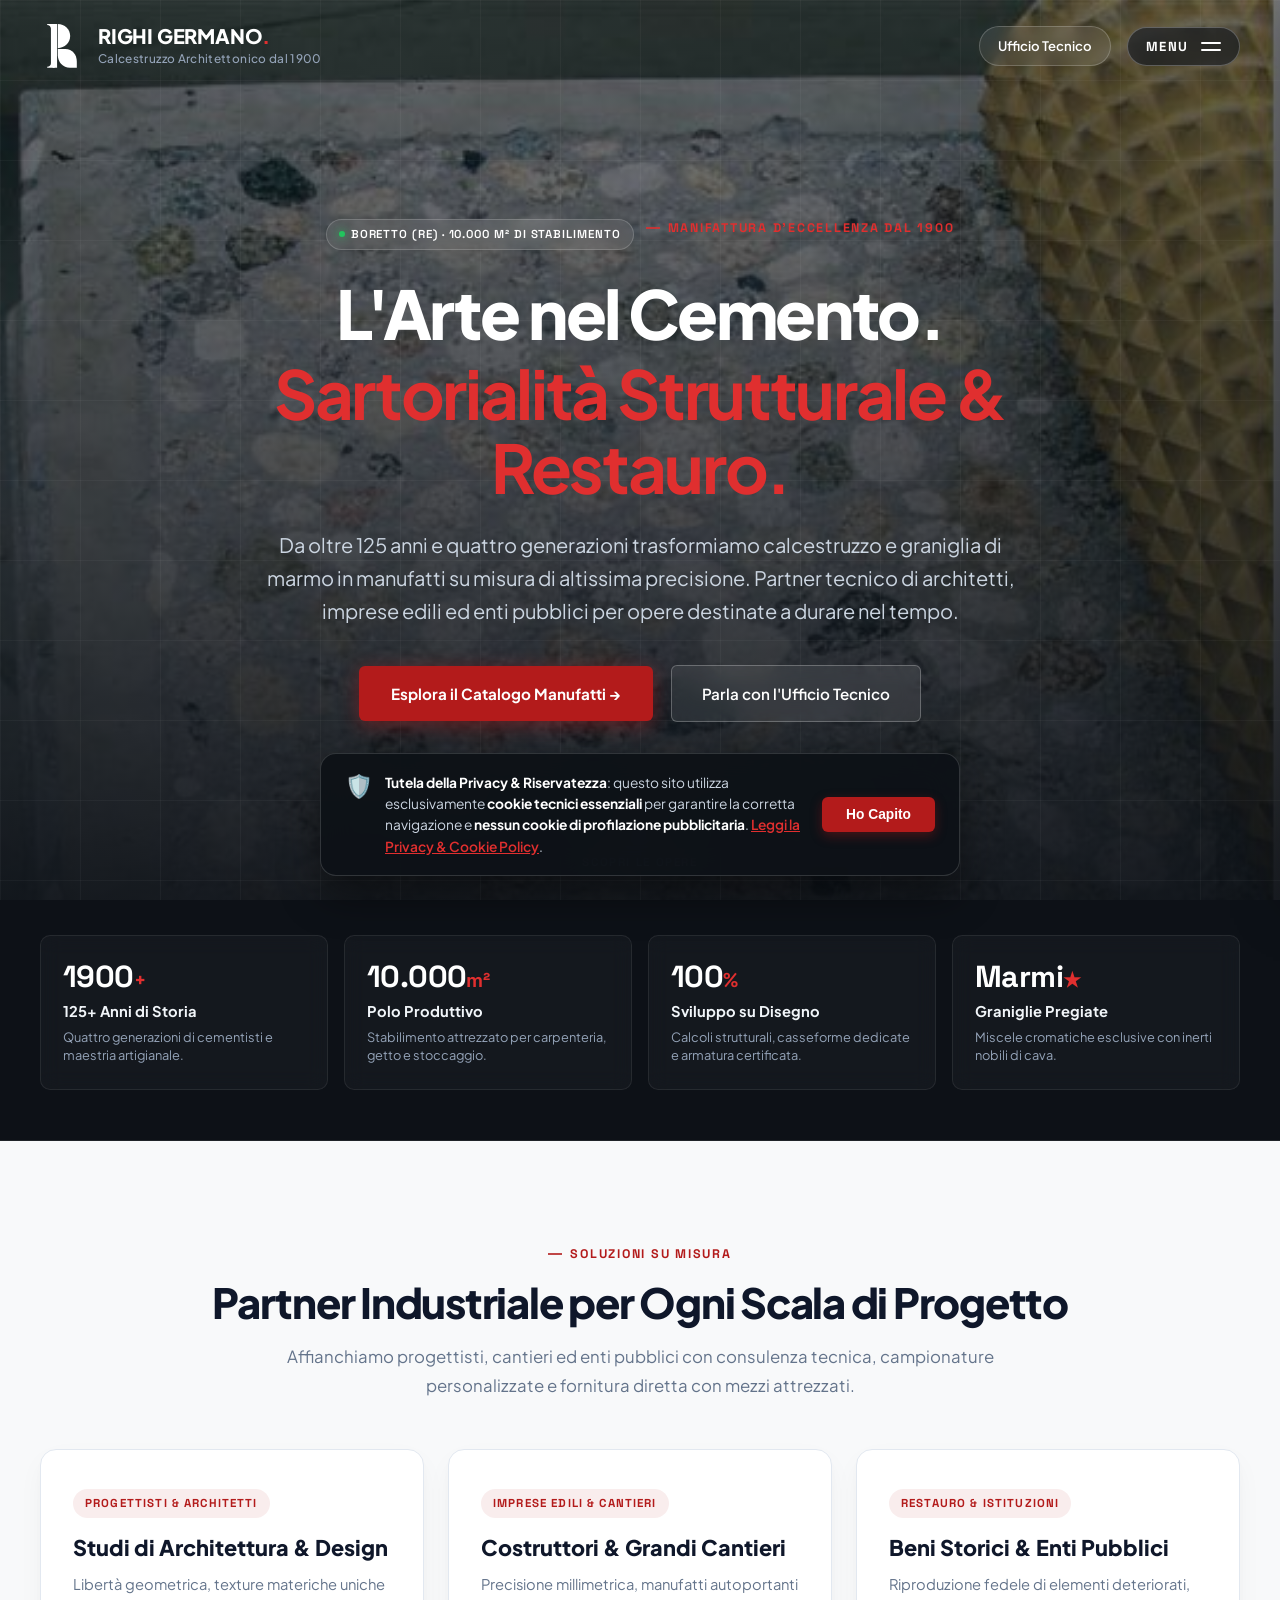
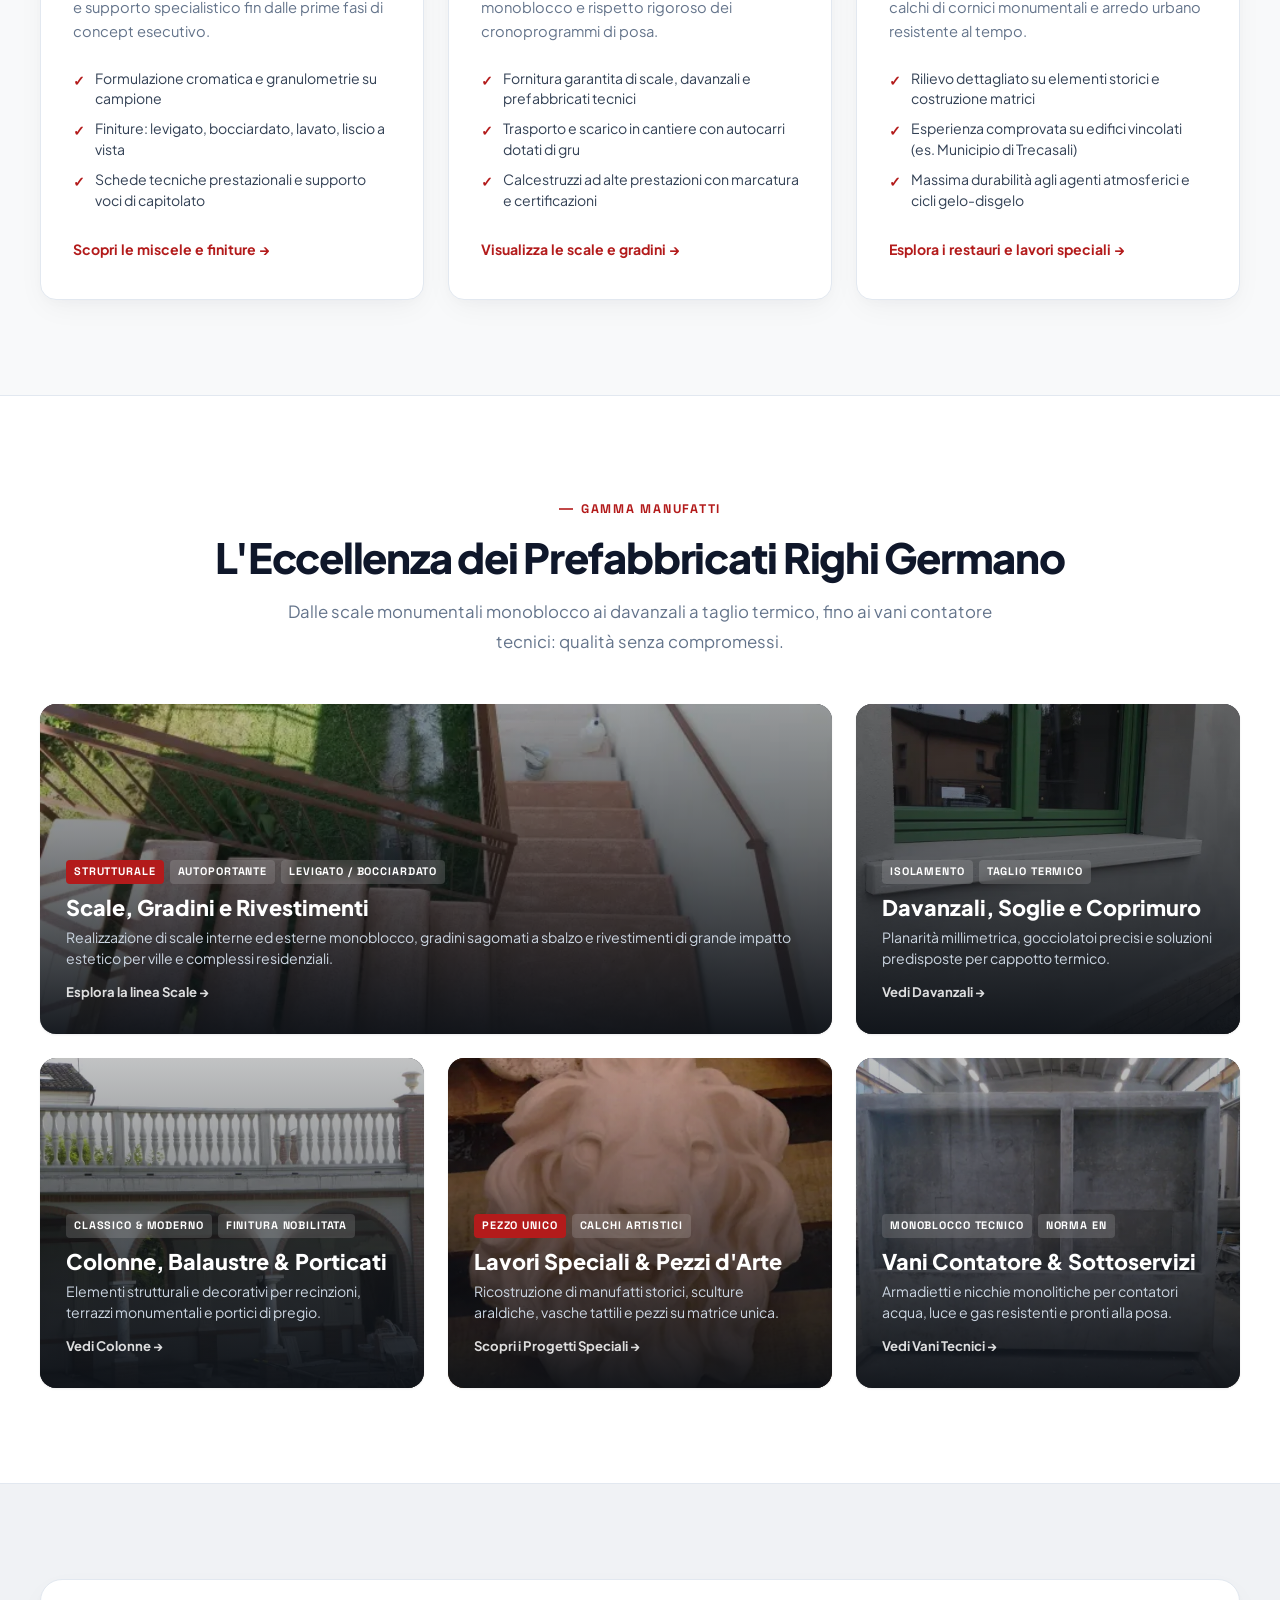
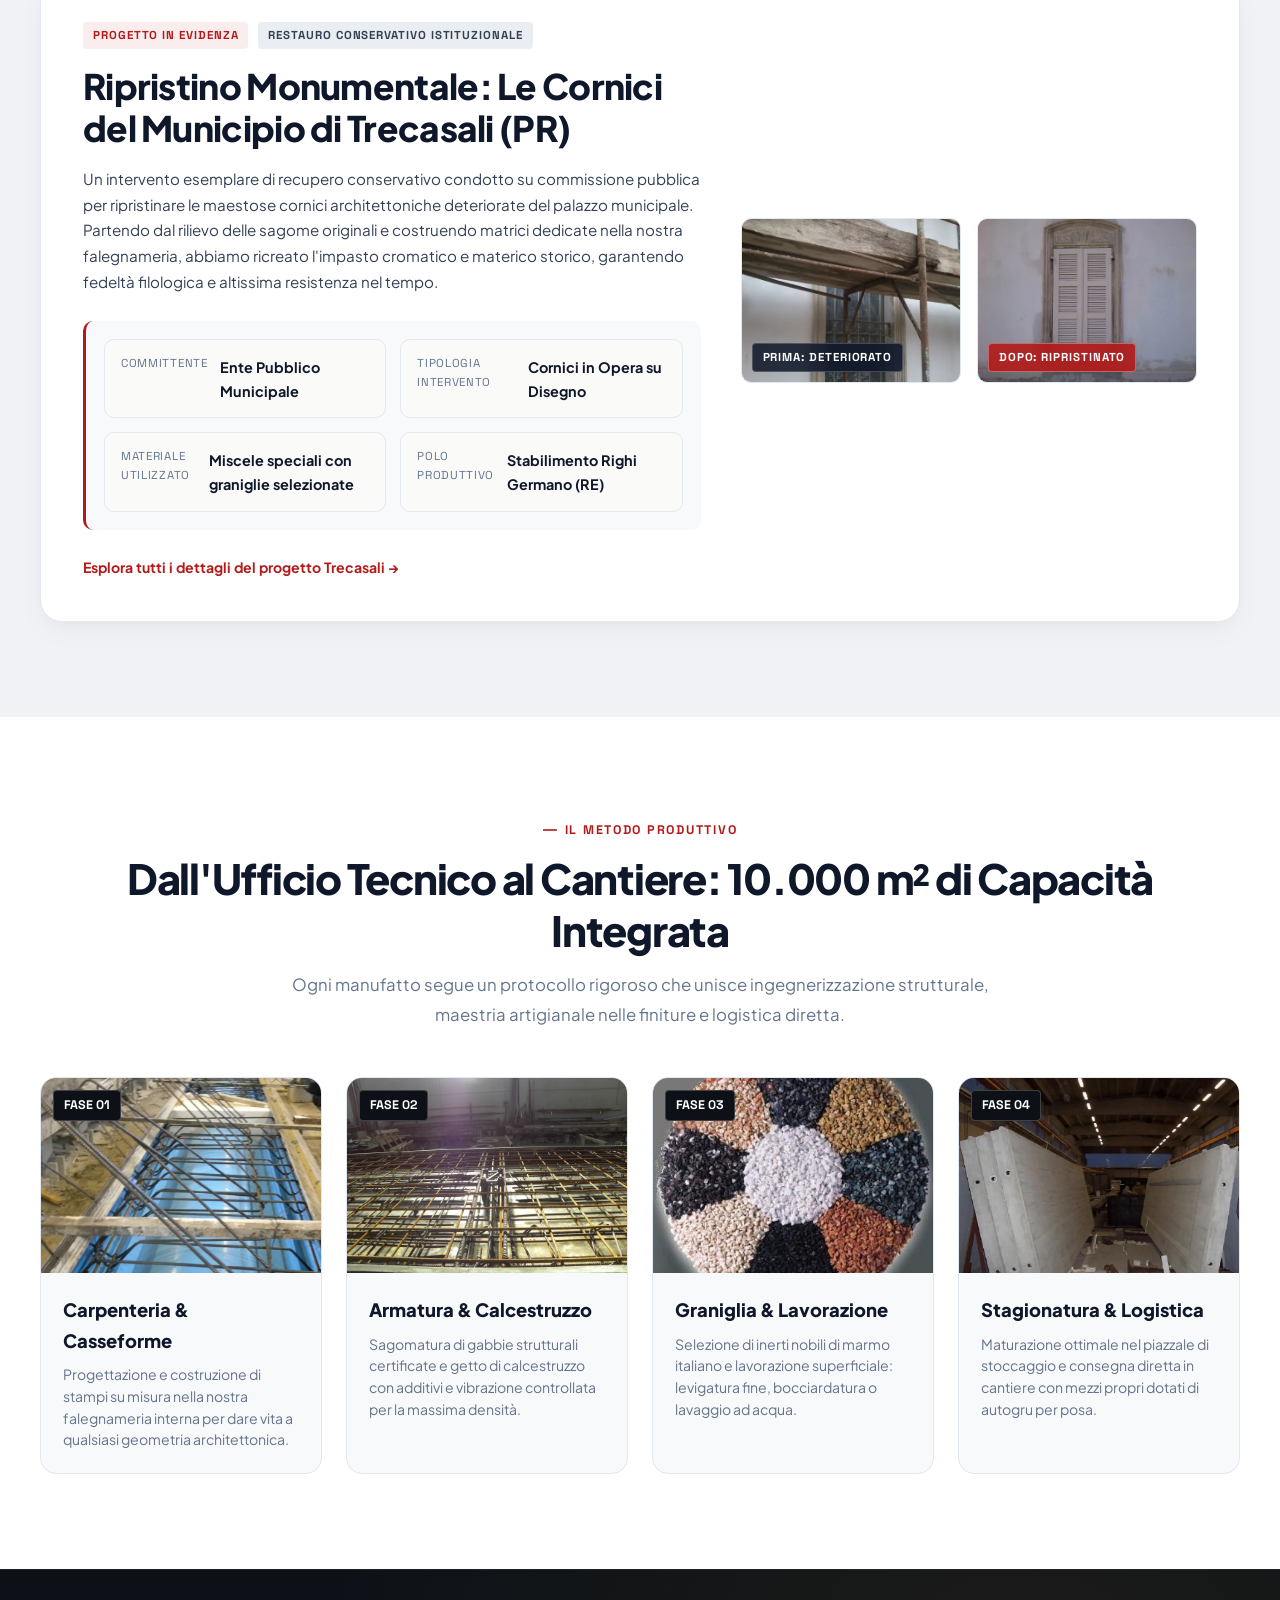
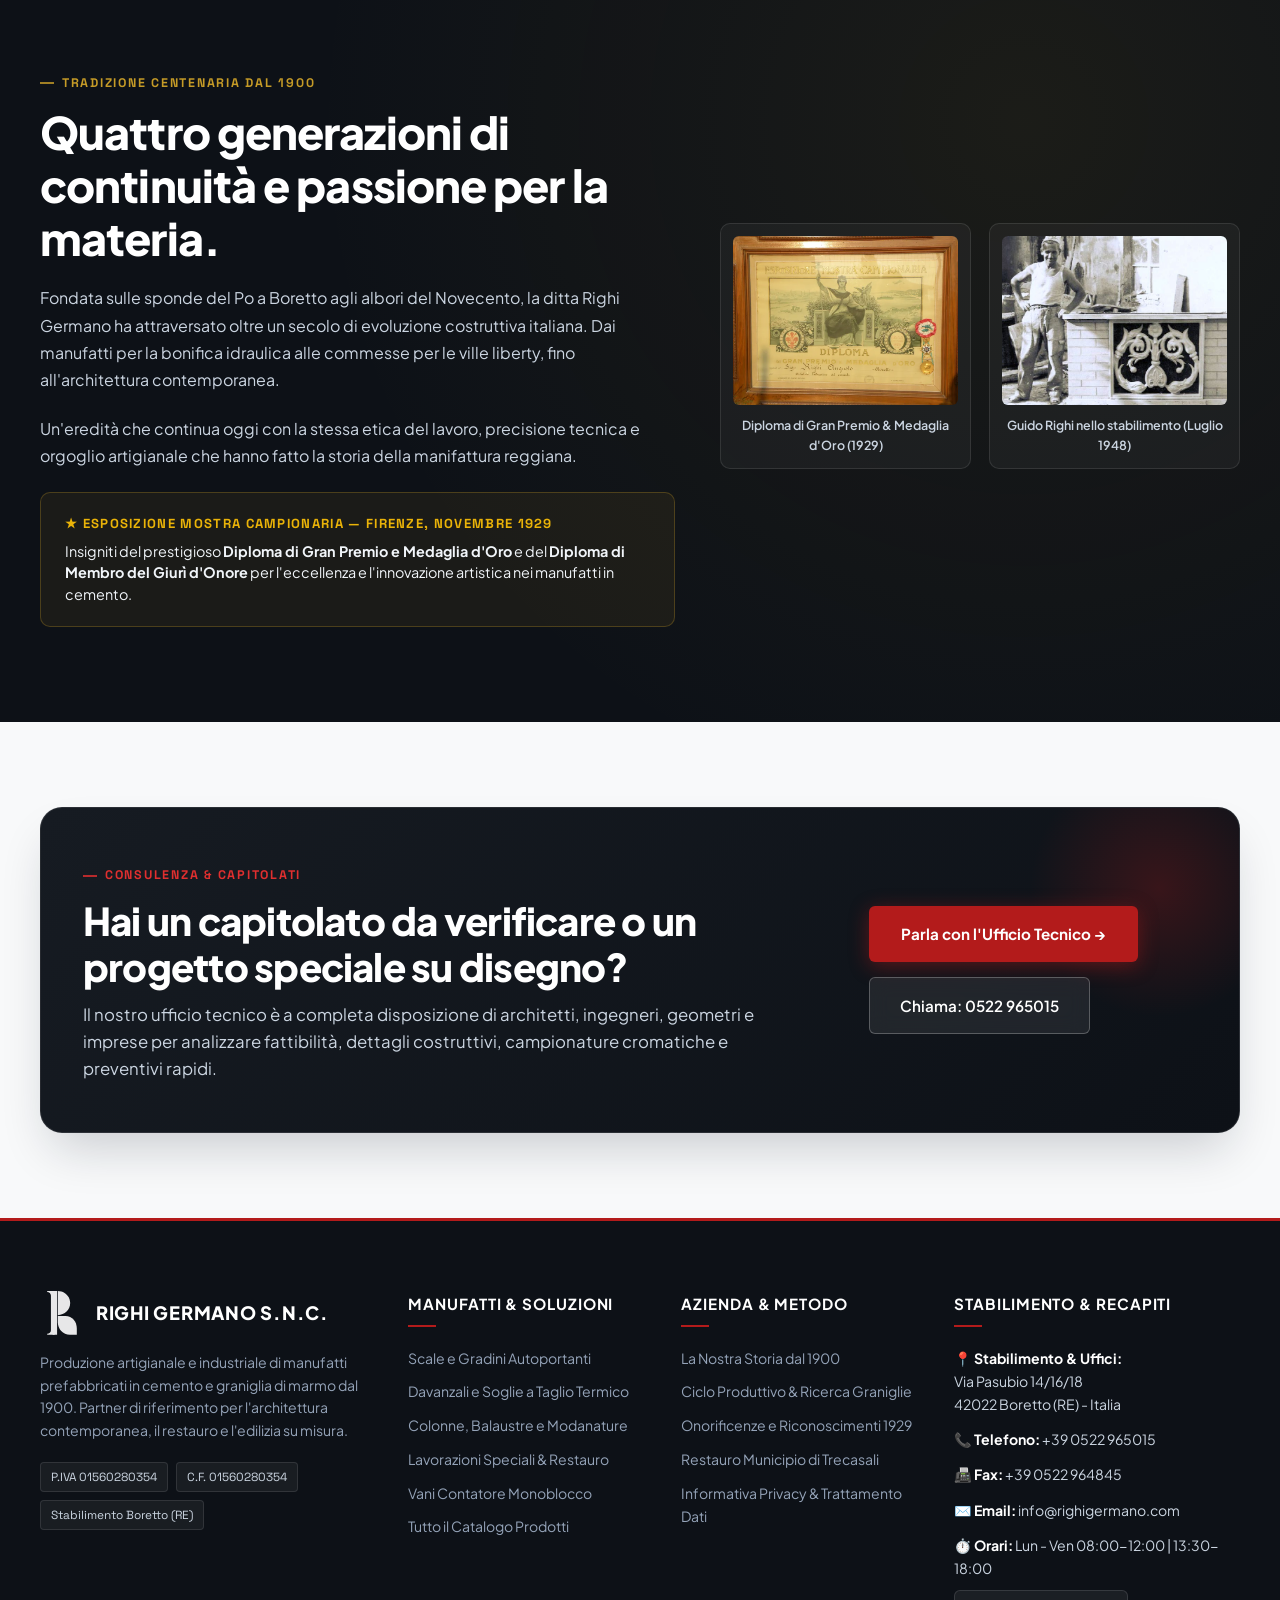
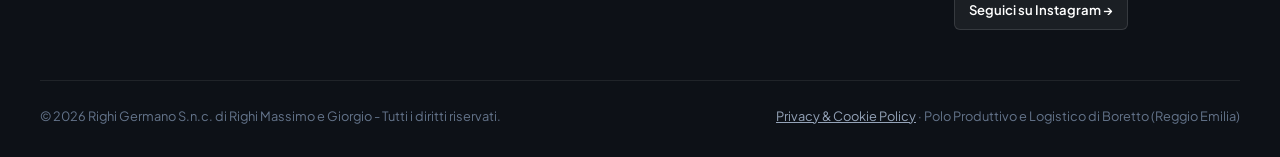
<file: index.html>
<!DOCTYPE html>
<html lang="it">
<head>
    <meta charset="UTF-8">
    <meta name="viewport" content="width=device-width, initial-scale=1.0">
    
    <!-- Ottimizzazione SEO Corporate -->
    <title>Righi Germano S.n.c. | Manufatti e Calcestruzzo Architettonico dal 1900 | Boretto (RE)</title>
    <meta name="description" content="Da oltre 125 anni a Boretto (Reggio Emilia). Produzione su misura di prefabbricati e manufatti in cemento e graniglia di marmo: scale, davanzali, balaustre e restauro monumentale. Stabilimento di 10.000 mq.">
    <link rel="canonical" href="https://www.righigermano.com/">
    
    <!-- Favicon & Manifest -->
    <link rel="icon" type="image/png" href="loghi/favicon-96x96.png" sizes="96x96">
    <link rel="icon" type="image/svg+xml" href="loghi/favicon.svg">
    <link rel="shortcut icon" href="loghi/favicon.ico">
    <link rel="apple-touch-icon" sizes="180x180" href="loghi/apple-touch-icon.png">
    <link rel="manifest" href="loghi/site.webmanifest">
    
    <!-- Preconnect Google Fonts per massima resa e velocità -->
    <link rel="preconnect" href="https://fonts.googleapis.com">
    <link rel="preconnect" href="https://fonts.gstatic.com" crossorigin>

    <!-- Open Graph / Meta Social -->
    <meta property="og:site_name" content="Righi Germano S.n.c.">
    <meta property="og:type" content="website">
    <meta property="og:locale" content="it_IT">
    <meta property="og:title" content="Righi Germano S.n.c. | Calcestruzzo Architettonico e Manufatti dal 1900">
    <meta property="og:description" content="Manufatti prefabbricati in cemento e graniglia di marmo, scale autoportanti, restauro conservativo e pezzi su disegno. Stabilimento di 10.000 mq a Boretto (RE).">
    <meta property="og:url" content="https://www.righigermano.com/">
    <meta property="og:image" content="https://www.righigermano.com/img/ciclo-produttivo/finitura.jpg">

    <!-- Dati Strutturati Schema.org JSON-LD (Corporate & Manufacturer) -->
    <script type="application/ld+json">
    {
      "@context": "https://schema.org",
      "@type": ["LocalBusiness", "Manufacturer"],
      "@id": "https://www.righigermano.com/#organization",
      "name": "Righi Germano S.n.c.",
      "legalName": "Righi Germano S.n.c. di Righi Massimo e Giorgio",
      "alternateName": "Fratelli Righi Cementisti",
      "description": "Da quattro generazioni a Boretto (Reggio Emilia). Produzione artigianale e industriale di manufatti prefabbricati in cemento su disegno, graniglia di marmo, arredo urbano, scale e restauro monumentale.",
      "url": "https://www.righigermano.com",
      "logo": "https://www.righigermano.com/loghi/Righi-02_cropped-_cropped_-_pdfresizer.com_.svg",
      "image": "https://www.righigermano.com/img/ciclo-produttivo/finitura.jpg",
      "telephone": "+390522965015",
      "faxNumber": "+390522964845",
      "email": "info@righigermano.com",
      "foundingDate": "1900",
      "address": {
        "@type": "PostalAddress",
        "streetAddress": "Via Pasubio 14/16/18",
        "addressLocality": "Boretto",
        "addressRegion": "RE",
        "postalCode": "42022",
        "addressCountry": "IT"
      },
      "geo": {
        "@type": "GeoCoordinates",
        "latitude": 44.9038,
        "longitude": 10.5512
      },
      "hasMap": "https://maps.app.goo.gl/W6F3cEfQGFLqUn2TA",
      "vatID": "IT01560280354",
      "taxID": "01560280354",
      "sameAs": [
        "https://www.instagram.com/righigermanosnc_cementisti/"
      ],
      "openingHoursSpecification": [
        {
          "@type": "OpeningHoursSpecification",
          "dayOfWeek": ["Monday", "Tuesday", "Wednesday", "Thursday", "Friday"],
          "opens": "08:00",
          "closes": "12:00"
        },
        {
          "@type": "OpeningHoursSpecification",
          "dayOfWeek": ["Monday", "Tuesday", "Wednesday", "Thursday", "Friday"],
          "opens": "13:30",
          "closes": "18:00"
        }
      ]
    }
    </script>
    
    <link rel="stylesheet" href="css/style.css">
</head>
<body class="page-home">

    <!-- ====================================================================
         HEADER FLOTTANTE TRASPARENTE & IMMERSIVO
         ==================================================================== -->
    <header class="site-header" id="site-header">
        <div class="container header-flex">
            
            <!-- Logo & Brand Minimale -->
            <a href="index.html" class="site-brand" aria-label="Righi Germano S.n.c., Home page">
                <img src="loghi/Righi-02_cropped-_cropped_-_pdfresizer.com_.svg" alt="Logo Righi Germano S.n.c." class="brand-mark">
                <div class="brand-copy">
                    <span class="brand-name">Righi Germano<span class="brand-dot">.</span></span>
                    <span class="brand-subtitle">Calcestruzzo Architettonico dal 1900</span>
                </div>
            </a>

            <!-- Azioni Header: Solo Pillola Discreta e Trigger Menu Laterale -->
            <div class="header-right-actions">
                <a href="contatti.html" class="header-pill-contact">
                    Ufficio Tecnico
                </a>
                <button type="button" class="drawer-trigger" id="drawer-trigger" aria-label="Apri Menu di Navigazione" aria-expanded="false" aria-controls="offcanvas-drawer">
                    <span class="drawer-trigger-text">MENU</span>
                    <span class="drawer-trigger-icon" aria-hidden="true">
                        <span class="line line-1"></span>
                        <span class="line line-2"></span>
                    </span>
                </button>
            </div>

        </div>
    </header>

    <!-- ====================================================================
         MENÙ LATERALE A SCOMPARSA (OFF-CANVAS DRAWER)
         ==================================================================== -->
    <div class="drawer-backdrop" id="drawer-backdrop"></div>
    <aside class="offcanvas-drawer" id="offcanvas-drawer" aria-label="Menù di Navigazione Principale">
        
        <div class="drawer-header">
            <span class="drawer-brand-name">Righi Germano<span>.</span></span>
            <button type="button" class="drawer-close-btn" id="drawer-close-btn" aria-label="Chiudi Menù">
                <svg viewBox="0 0 24 24" fill="none" stroke="currentColor" stroke-width="2.5" stroke-linecap="round" stroke-linejoin="round" aria-hidden="true">
                    <line x1="18" y1="6" x2="6" y2="18"></line>
                    <line x1="6" y1="6" x2="18" y2="18"></line>
                </svg>
                <span>Chiudi</span>
            </button>
        </div>

        <div class="drawer-body">
            <ul class="drawer-nav-list">
                <li class="drawer-nav-item">
                    <a href="index.html" class="drawer-nav-link active">
                        <span class="drawer-nav-num">01</span>
                        <span class="drawer-nav-label">Home</span>
                    </a>
                </li>
                <li class="drawer-nav-item">
                    <a href="prodotti/catalogo.html" class="drawer-nav-link">
                        <span class="drawer-nav-num">02</span>
                        <span class="drawer-nav-label">Catalogo Manufatti</span>
                    </a>
                    <ul class="drawer-sublinks">
                        <li><a href="prodotti/scale.html">&mdash; Scale e Gradini Autoportanti</a></li>
                        <li><a href="prodotti/davanzali.html">&mdash; Davanzali e Soglie a Taglio Termico</a></li>
                        <li><a href="prodotti/colonne-balaustre.html">&mdash; Colonne, Balaustre e Modanature</a></li>
                        <li><a href="prodotti/contatori.html">&mdash; Vani Contatore Monoblocco</a></li>
                    </ul>
                </li>
                <li class="drawer-nav-item">
                    <a href="prodotti/speciali.html" class="drawer-nav-link">
                        <span class="drawer-nav-num">03</span>
                        <span class="drawer-nav-label">Lavori Speciali & Restauro</span>
                    </a>
                </li>
                <li class="drawer-nav-item">
                    <a href="ciclo-produttivo.html" class="drawer-nav-link">
                        <span class="drawer-nav-num">04</span>
                        <span class="drawer-nav-label">Ciclo Produttivo & Graniglie</span>
                    </a>
                </li>
                <li class="drawer-nav-item">
                    <a href="storia.html" class="drawer-nav-link">
                        <span class="drawer-nav-num">05</span>
                        <span class="drawer-nav-label">La Nostra Storia (dal 1900)</span>
                    </a>
                </li>
                <li class="drawer-nav-item">
                    <a href="contatti.html" class="drawer-nav-link">
                        <span class="drawer-nav-num">06</span>
                        <span class="drawer-nav-label">Contatti & Stabilimento</span>
                    </a>
                </li>
            </ul>
        </div>

        <div class="drawer-footer">
            <span class="drawer-footer-title">STABILIMENTO BORETTO (RE) · 10.000 M²</span>
            <div class="drawer-contact-block">
                <span>Via Pasubio 14/16/18 · 42022 Boretto (RE)</span>
                <span>Ufficio Tecnico: <a href="tel:+390522965015">+39 0522 965015</a></span>
                <span>Email: <a href="mailto:info@righigermano.com">info@righigermano.com</a></span>
                <span>Orari: Lun - Ven 08:00-12:00 | 13:30-18:00</span>
            </div>
            <a href="contatti.html" class="drawer-btn-cta">Richiedi Preventivo su Disegno &rarr;</a>
        </div>

    </aside>

    <!-- ====================================================================
         CONTENUTO PRINCIPALE
         ==================================================================== -->
    <main>
        
        <!-- 1. HERO SECTION 100% IMMERSIVA (SCHERMO INTERO) -->
        <section class="home-hero">
            <div class="container">
                <div class="hero-layout">
                    
                    <div class="hero-meta-bar">
                        <span class="blueprint-tag">
                            <span class="dot"></span>
                            BORETTO (RE) · 10.000 M² DI STABILIMENTO
                        </span>
                        <span class="section-kicker on-dark">MANIFATTURA D'ECCELLENZA DAL 1900</span>
                    </div>

                    <h1 class="hero-title">
                        L'Arte nel Cemento.
                        <span class="text-accent">Sartorialità Strutturale & Restauro.</span>
                    </h1>

                    <p class="hero-lead">
                        Da oltre 125 anni e quattro generazioni trasformiamo calcestruzzo e graniglia di marmo in manufatti su misura di altissima precisione. Partner tecnico di architetti, imprese edili ed enti pubblici per opere destinate a durare nel tempo.
                    </p>

                    <div class="hero-actions">
                        <a href="prodotti/catalogo.html" class="btn-hero-primary">
                            Esplora il Catalogo Manufatti &rarr;
                        </a>
                        <a href="contatti.html" class="btn-hero-secondary">
                            Parla con l'Ufficio Tecnico
                        </a>
                    </div>

                </div>
            </div>

            <!-- Indicatore di Scroll Immersivo in Basso -->
            <a href="#pilastri" class="hero-scroll-indicator" aria-label="Scorri verso le collezioni">
                <span class="scroll-mouse">
                    <span class="scroll-wheel"></span>
                </span>
                <span class="scroll-text">SCOPRI LE OPERE</span>
            </a>
        </section>

        <!-- 2. I 4 PILASTRI DI FORZA AZIENDALE (FASCIA TRANSIZIONE) -->
        <section class="home-section-pillars" id="pilastri">
            <div class="container">
                <div class="hero-pillars-grid">
                    <div class="pillar-card">
                        <span class="pillar-stat">1900<span class="stat-unit">+</span></span>
                        <div class="pillar-title">125+ Anni di Storia</div>
                        <p class="pillar-desc">Quattro generazioni di cementisti e maestria artigianale.</p>
                    </div>
                    <div class="pillar-card">
                        <span class="pillar-stat">10.000<span class="stat-unit">m²</span></span>
                        <div class="pillar-title">Polo Produttivo</div>
                        <p class="pillar-desc">Stabilimento attrezzato per carpenteria, getto e stoccaggio.</p>
                    </div>
                    <div class="pillar-card">
                        <span class="pillar-stat">100<span class="stat-unit">%</span></span>
                        <div class="pillar-title">Sviluppo su Disegno</div>
                        <p class="pillar-desc">Calcoli strutturali, casseforme dedicate e armatura certificata.</p>
                    </div>
                    <div class="pillar-card">
                        <span class="pillar-stat">Marmi<span class="stat-unit">★</span></span>
                        <div class="pillar-title">Graniglie Pregiate</div>
                        <p class="pillar-desc">Miscele cromatiche esclusive con inerti nobili di cava.</p>
                    </div>
                </div>
            </div>
        </section>

        <!-- 3. SEGMENTAZIONE PER TARGET B2B & PROFESSIONISTI -->
        <section class="home-section-target">
            <div class="container">
                <div class="section-header-corporate text-center">
                    <p class="section-kicker">SOLUZIONI SU MISURA</p>
                    <h2>Partner Industriale per Ogni Scala di Progetto</h2>
                    <p class="section-sublead">Affianchiamo progettisti, cantieri ed enti pubblici con consulenza tecnica, campionature personalizzate e fornitura diretta con mezzi attrezzati.</p>
                </div>

                <div class="target-grid">
                    <!-- Target 1: Architetti & Progettisti -->
                    <article class="target-card">
                        <div>
                            <span class="target-badge">Progettisti & Architetti</span>
                            <h3>Studi di Architettura & Design</h3>
                            <p class="target-intro">Libertà geometrica, texture materiche uniche e supporto specialistico fin dalle prime fasi di concept esecutivo.</p>
                            
                            <ul class="target-checklist">
                                <li><span class="target-check-icon">✓</span> Formulazione cromatica e granulometrie su campione</li>
                                <li><span class="target-check-icon">✓</span> Finiture: levigato, bocciardato, lavato, liscio a vista</li>
                                <li><span class="target-check-icon">✓</span> Schede tecniche prestazionali e supporto voci di capitolato</li>
                            </ul>
                        </div>
                        <a href="ciclo-produttivo.html" class="target-card-link">Scopri le miscele e finiture &rarr;</a>
                    </article>

                    <!-- Target 2: Imprese Edili & Cantieri -->
                    <article class="target-card">
                        <div>
                            <span class="target-badge">Imprese Edili & Cantieri</span>
                            <h3>Costruttori & Grandi Cantieri</h3>
                            <p class="target-intro">Precisione millimetrica, manufatti autoportanti monoblocco e rispetto rigoroso dei cronoprogrammi di posa.</p>
                            
                            <ul class="target-checklist">
                                <li><span class="target-check-icon">✓</span> Fornitura garantita di scale, davanzali e prefabbricati tecnici</li>
                                <li><span class="target-check-icon">✓</span> Trasporto e scarico in cantiere con autocarri dotati di gru</li>
                                <li><span class="target-check-icon">✓</span> Calcestruzzi ad alte prestazioni con marcatura e certificazioni</li>
                            </ul>
                        </div>
                        <a href="prodotti/scale.html" class="target-card-link">Visualizza le scale e gradini &rarr;</a>
                    </article>

                    <!-- Target 3: Enti Pubblici & Restauro -->
                    <article class="target-card">
                        <div>
                            <span class="target-badge">Restauro & Istituzioni</span>
                            <h3>Beni Storici & Enti Pubblici</h3>
                            <p class="target-intro">Riproduzione fedele di elementi deteriorati, calchi di cornici monumentali e arredo urbano resistente al tempo.</p>
                            
                            <ul class="target-checklist">
                                <li><span class="target-check-icon">✓</span> Rilievo dettagliato su elementi storici e costruzione matrici</li>
                                <li><span class="target-check-icon">✓</span> Esperienza comprovata su edifici vincolati (es. Municipio di Trecasali)</li>
                                <li><span class="target-check-icon">✓</span> Massima durabilità agli agenti atmosferici e cicli gelo-disgelo</li>
                            </ul>
                        </div>
                        <a href="prodotti/speciali.html" class="target-card-link">Esplora i restauri e lavori speciali &rarr;</a>
                    </article>
                </div>
            </div>
        </section>

        <!-- 4. BENTO GRID: VETRINA LAVORAZIONI & MANUFATTI -->
        <section class="home-section-showcase" id="showcase">
            <div class="container">
                <div class="section-header-corporate text-center">
                    <p class="section-kicker">GAMMA MANUFATTI</p>
                    <h2>L'Eccellenza dei Prefabbricati Righi Germano</h2>
                    <p class="section-sublead">Dalle scale monumentali monoblocco ai davanzali a taglio termico, fino ai vani contatore tecnici: qualità senza compromessi.</p>
                </div>

                <div class="bento-grid">
                    
                    <!-- Card 1: Scale e Gradini (Featured 2-col) -->
                    <a href="prodotti/scale.html" class="bento-item bento-featured">
                        <img src="img/catalogo/scale/scala-levbocc.webp" alt="Scale autoportanti e gradini sagomati in cemento e graniglia" class="bento-img" loading="lazy">
                        <div class="bento-gradient"></div>
                        <div class="bento-content">
                            <div class="bento-tags">
                                <span class="bento-tag tag-accent">Strutturale</span>
                                <span class="bento-tag">Autoportante</span>
                                <span class="bento-tag">Levigato / Bocciardato</span>
                            </div>
                            <h4>Scale, Gradini e Rivestimenti</h4>
                            <p>Realizzazione di scale interne ed esterne monoblocco, gradini sagomati a sbalzo e rivestimenti di grande impatto estetico per ville e complessi residenziali.</p>
                            <span class="bento-arrow">Esplora la linea Scale &rarr;</span>
                        </div>
                    </a>

                    <!-- Card 2: Davanzali e Soglie -->
                    <a href="prodotti/davanzali.html" class="bento-item">
                        <img src="img/catalogo/davanzali/davanzale-graniglia-bianca.webp" alt="Davanzali e soglie in graniglia di marmo bianco" class="bento-img" loading="lazy">
                        <div class="bento-gradient"></div>
                        <div class="bento-content">
                            <div class="bento-tags">
                                <span class="bento-tag">Isolamento</span>
                                <span class="bento-tag">Taglio Termico</span>
                            </div>
                            <h4>Davanzali, Soglie e Coprimuro</h4>
                            <p>Planarità millimetrica, gocciolatoi precisi e soluzioni predisposte per cappotto termico.</p>
                            <span class="bento-arrow">Vedi Davanzali &rarr;</span>
                        </div>
                    </a>

                    <!-- Card 3: Colonne e Balaustre -->
                    <a href="prodotti/colonne-balaustre.html" class="bento-item">
                        <img src="img/catalogo/colonne-balaustre/colonne-balaustre.webp" alt="Colonne, balaustre e capitelli artistici" class="bento-img" loading="lazy">
                        <div class="bento-gradient"></div>
                        <div class="bento-content">
                            <div class="bento-tags">
                                <span class="bento-tag">Classico & Moderno</span>
                                <span class="bento-tag">Finitura Nobilitata</span>
                            </div>
                            <h4>Colonne, Balaustre & Porticati</h4>
                            <p>Elementi strutturali e decorativi per recinzioni, terrazzi monumentali e portici di pregio.</p>
                            <span class="bento-arrow">Vedi Colonne &rarr;</span>
                        </div>
                    </a>

                    <!-- Card 4: Restauro & Pezzi Speciali -->
                    <a href="prodotti/speciali.html" class="bento-item">
                        <img src="img/catalogo/speciali/leone/testa-leone.webp" alt="Sculture, calchi e manufatti artistici speciali" class="bento-img" loading="lazy">
                        <div class="bento-gradient"></div>
                        <div class="bento-content">
                            <div class="bento-tags">
                                <span class="bento-tag tag-accent">Pezzo Unico</span>
                                <span class="bento-tag">Calchi Artistici</span>
                            </div>
                            <h4>Lavori Speciali & Pezzi d'Arte</h4>
                            <p>Ricostruzione di manufatti storici, sculture araldiche, vasche tattili e pezzi su matrice unica.</p>
                            <span class="bento-arrow">Scopri i Progetti Speciali &rarr;</span>
                        </div>
                    </a>

                    <!-- Card 5: Manufatti Tecnici Monoblocco -->
                    <a href="prodotti/contatori.html" class="bento-item">
                        <img src="img/catalogo/contatori/nicchia-contatori-gas.webp" alt="Vani contatore monoblocco gas e luce" class="bento-img" loading="lazy">
                        <div class="bento-gradient"></div>
                        <div class="bento-content">
                            <div class="bento-tags">
                                <span class="bento-tag">Monoblocco Tecnico</span>
                                <span class="bento-tag">Norma EN</span>
                            </div>
                            <h4>Vani Contatore & Sottoservizi</h4>
                            <p>Armadietti e nicchie monolitiche per contatori acqua, luce e gas resistenti e pronti alla posa.</p>
                            <span class="bento-arrow">Vedi Vani Tecnici &rarr;</span>
                        </div>
                    </a>

                </div>
            </div>
        </section>

        <!-- 5. CASE STUDY SPOTLIGHT: RESTAURO MUNICIPIO DI TRECASALI -->
        <section class="home-section-case">
            <div class="container">
                <div class="case-box">
                    <div class="case-grid">
                        <div class="case-info">
                            <div class="case-badge-row">
                                <span class="case-badge badge-red">PROGETTO IN EVIDENZA</span>
                                <span class="case-badge">RESTAURO CONSERVATIVO ISTITUZIONALE</span>
                            </div>
                            
                            <h3>Ripristino Monumentale: Le Cornici del Municipio di Trecasali (PR)</h3>
                            
                            <p>
                                Un intervento esemplare di recupero conservativo condotto su commissione pubblica per ripristinare le maestose cornici architettoniche deteriorate del palazzo municipale. Partendo dal rilievo delle sagome originali e costruendo matrici dedicate nella nostra falegnameria, abbiamo ricreato l'impasto cromatico e materico storico, garantendo fedeltà filologica e altissima resistenza nel tempo.
                            </p>

                            <div class="case-specs">
                                <div class="spec-item">
                                    <span class="spec-label">Committente</span>
                                    <strong class="spec-val">Ente Pubblico Municipale</strong>
                                </div>
                                <div class="spec-item">
                                    <span class="spec-label">Tipologia Intervento</span>
                                    <strong class="spec-val">Cornici in Opera su Disegno</strong>
                                </div>
                                <div class="spec-item">
                                    <span class="spec-label">Materiale Utilizzato</span>
                                    <strong class="spec-val">Miscele speciali con graniglie selezionate</strong>
                                </div>
                                <div class="spec-item">
                                    <span class="spec-label">Polo Produttivo</span>
                                    <strong class="spec-val">Stabilimento Righi Germano (RE)</strong>
                                </div>
                            </div>

                            <a href="prodotti/speciali.html#municipio-trecasali" class="target-card-link">
                                Esplora tutti i dettagli del progetto Trecasali &rarr;
                            </a>
                        </div>

                        <!-- Confronto Fotografico Prima / Dopo -->
                        <div class="case-images-comparison">
                            <div class="case-photo-card">
                                <img src="img/catalogo/speciali/municipio-trecasali/prima.webp" alt="Stato di degrado delle cornici prima dell'intervento" loading="lazy">
                                <span class="case-photo-label label-prima">Prima: Deteriorato</span>
                            </div>
                            <div class="case-photo-card">
                                <img src="img/catalogo/speciali/municipio-trecasali/dopo1.webp" alt="Cornici restaurate e rimesse a nuovo da Righi Germano" loading="lazy">
                                <span class="case-photo-label label-dopo">Dopo: Ripristinato</span>
                            </div>
                        </div>
                    </div>
                </div>
            </div>
        </section>

        <!-- 6. IL METODO & STABILIMENTO DI 10.000 MQ -->
        <section class="home-section-process">
            <div class="container">
                <div class="section-header-corporate text-center">
                    <p class="section-kicker">IL METODO PRODUTTIVO</p>
                    <h2>Dall'Ufficio Tecnico al Cantiere: 10.000 m² di Capacità Integrata</h2>
                    <p class="section-sublead">Ogni manufatto segue un protocollo rigoroso che unisce ingegnerizzazione strutturale, maestria artigianale nelle finiture e logistica diretta.</p>
                </div>

                <div class="process-steps-grid">
                    
                    <!-- Step 1 -->
                    <div class="process-step-card">
                        <div class="process-media">
                            <img src="img/ciclo-produttivo/cassero.webp" alt="Carpenteria e casseforme su misura in legno" loading="lazy">
                            <span class="process-step-number">FASE 01</span>
                        </div>
                        <div class="process-body">
                            <h4>Carpenteria & Casseforme</h4>
                            <p>Progettazione e costruzione di stampi su misura nella nostra falegnameria interna per dare vita a qualsiasi geometria architettonica.</p>
                        </div>
                    </div>

                    <!-- Step 2 -->
                    <div class="process-step-card">
                        <div class="process-media">
                            <img src="img/ciclo-produttivo/cassero-armato.webp" alt="Armatura strutturale in acciaio nervato e getto" loading="lazy">
                            <span class="process-step-number">FASE 02</span>
                        </div>
                        <div class="process-body">
                            <h4>Armatura & Calcestruzzo</h4>
                            <p>Sagomatura di gabbie strutturali certificate e getto di calcestruzzo con additivi e vibrazione controllata per la massima densità.</p>
                        </div>
                    </div>

                    <!-- Step 3 -->
                    <div class="process-step-card">
                        <div class="process-media">
                            <img src="img/ciclo-produttivo/graniglia.jpg" alt="Miscele di graniglia di marmo di alta qualità" loading="lazy">
                            <span class="process-step-number">FASE 03</span>
                        </div>
                        <div class="process-body">
                            <h4>Graniglia & Lavorazione</h4>
                            <p>Selezione di inerti nobili di marmo italiano e lavorazione superficiale: levigatura fine, bocciardatura o lavaggio ad acqua.</p>
                        </div>
                    </div>

                    <!-- Step 4 -->
                    <div class="process-step-card">
                        <div class="process-media">
                            <img src="img/ciclo-produttivo/stoccaggio.webp" alt="Stoccaggio nel polo di 10.000 mq e spedizione" loading="lazy">
                            <span class="process-step-number">FASE 04</span>
                        </div>
                        <div class="process-body">
                            <h4>Stagionatura & Logistica</h4>
                            <p>Maturazione ottimale nel piazzale di stoccaggio e consegna diretta in cantiere con mezzi propri dotati di autogru per posa.</p>
                        </div>
                    </div>

                </div>
            </div>
        </section>

        <!-- 7. HERITAGE & DIPLOMI STORICI (1900 - 1929) -->
        <section class="home-section-heritage">
            <div class="container">
                <div class="heritage-grid">
                    <div class="heritage-narrative">
                        <p class="section-kicker on-gold">TRADIZIONE CENTENARIA DAL 1900</p>
                        <h2>Quattro generazioni di continuità e passione per la materia.</h2>
                        <p>
                            Fondata sulle sponde del Po a Boretto agli albori del Novecento, la ditta Righi Germano ha attraversato oltre un secolo di evoluzione costruttiva italiana. Dai manufatti per la bonifica idraulica alle commesse per le ville liberty, fino all'architettura contemporanea.
                        </p>
                        <p>
                            Un'eredità che continua oggi con la stessa etica del lavoro, precisione tecnica e orgoglio artigianale che hanno fatto la storia della manifattura reggiana.
                        </p>
                        
                        <div class="heritage-gold-box">
                            <p class="gold-title">★ ESPOSIZIONE MOSTRA CAMPIONARIA — FIRENZE, NOVEMBRE 1929</p>
                            <p class="gold-desc">
                                Insigniti del prestigioso <strong>Diploma di Gran Premio e Medaglia d'Oro</strong> e del <strong>Diploma di Membro del Giurì d'Onore</strong> per l'eccellenza e l'innovazione artistica nei manufatti in cemento.
                            </p>
                        </div>
                    </div>

                    <div class="heritage-visuals">
                        <figure class="heritage-card">
                            <img src="img/onoreficenze/diploma-gran-premio.webp" alt="Diploma di Gran Premio e Medaglia d'Oro Firenze 1929" loading="lazy">
                            <figcaption>Diploma di Gran Premio & Medaglia d'Oro (1929)</figcaption>
                        </figure>
                        <figure class="heritage-card">
                            <img src="img/guido-righi.jpg" alt="Guido Righi nello stabilimento storico nel 1948" loading="lazy">
                            <figcaption>Guido Righi nello stabilimento (Luglio 1948)</figcaption>
                        </figure>
                    </div>
                </div>
            </div>
        </section>

        <!-- 8. SEZIONE CTA CORPORATE & PREVENTIVI -->
        <section class="home-section-cta">
            <div class="container">
                <div class="cta-corporate-banner">
                    <div class="cta-flex">
                        <div class="cta-content">
                            <p class="section-kicker on-dark">CONSULENZA & CAPITOLATI</p>
                            <h3>Hai un capitolato da verificare o un progetto speciale su disegno?</h3>
                            <p>Il nostro ufficio tecnico è a completa disposizione di architetti, ingegneri, geometri e imprese per analizzare fattibilità, dettagli costruttivi, campionature cromatiche e preventivi rapidi.</p>
                        </div>
                        <div class="cta-buttons">
                            <a href="contatti.html" class="btn-hero-primary">
                                Parla con l'Ufficio Tecnico &rarr;
                            </a>
                            <a href="tel:+390522965015" class="btn-hero-secondary">
                                Chiama: 0522 965015
                            </a>
                        </div>
                    </div>
                </div>
            </div>
        </section>

    </main>

    <!-- ====================================================================
         FOOTER CORPORATE A 4 COLONNE
         ==================================================================== -->
    <footer class="site-footer">
        <div class="container">
            <div class="footer-grid">
                
                <!-- Colonna 1: Brand & Dati Societari -->
                <div class="footer-col footer-col-brand">
                    <a href="index.html" class="footer-brand" aria-label="Righi Germano S.n.c., Home">
                        <img src="loghi/Righi-02_cropped-_cropped_-_pdfresizer.com_.svg" alt="Righi Germano S.n.c." class="footer-logo">
                        <span class="footer-brand-title">Righi Germano S.n.c.</span>
                    </a>
                    <p class="footer-desc">
                        Produzione artigianale e industriale di manufatti prefabbricati in cemento e graniglia di marmo dal 1900. Partner di riferimento per l'architettura contemporanea, il restauro e l'edilizia su misura.
                    </p>
                    <div class="footer-legal-pills">
                        <span class="footer-pill">P.IVA 01560280354</span>
                        <span class="footer-pill">C.F. 01560280354</span>
                        <span class="footer-pill">Stabilimento Boretto (RE)</span>
                    </div>
                </div>

                <!-- Colonna 2: Linee di Manufatti -->
                <div class="footer-col">
                    <h4>Manufatti & Soluzioni</h4>
                    <ul class="footer-links">
                        <li><a href="prodotti/scale.html">Scale e Gradini Autoportanti</a></li>
                        <li><a href="prodotti/davanzali.html">Davanzali e Soglie a Taglio Termico</a></li>
                        <li><a href="prodotti/colonne-balaustre.html">Colonne, Balaustre e Modanature</a></li>
                        <li><a href="prodotti/speciali.html">Lavorazioni Speciali & Restauro</a></li>
                        <li><a href="prodotti/contatori.html">Vani Contatore Monoblocco</a></li>
                        <li><a href="prodotti/catalogo.html">Tutto il Catalogo Prodotti</a></li>
                    </ul>
                </div>

                <!-- Colonna 3: Azienda & Metodo -->
                <div class="footer-col">
                    <h4>Azienda & Metodo</h4>
                    <ul class="footer-links">
                        <li><a href="storia.html">La Nostra Storia dal 1900</a></li>
                        <li><a href="ciclo-produttivo.html">Ciclo Produttivo & Ricerca Graniglie</a></li>
                        <li><a href="storia.html#onoreficenze">Onorificenze e Riconoscimenti 1929</a></li>
                        <li><a href="prodotti/speciali.html#municipio-trecasali">Restauro Municipio di Trecasali</a></li>
                        <li><a href="privacy.html">Informativa Privacy & Trattamento Dati</a></li>
                    </ul>
                </div>

                <!-- Colonna 4: Stabilimento & Contatti -->
                <div class="footer-col">
                    <h4>Stabilimento & Recapiti</h4>
                    <ul class="footer-contact-list">
                        <li class="footer-contact-item">
                            <span>📍 <strong>Stabilimento & Uffici:</strong><br>Via Pasubio 14/16/18<br>42022 Boretto (RE) - Italia</span>
                        </li>
                        <li class="footer-contact-item">
                            <span>📞 <strong>Telefono:</strong> <a href="tel:+390522965015">+39 0522 965015</a></span>
                        </li>
                        <li class="footer-contact-item">
                            <span>📠 <strong>Fax:</strong> +39 0522 964845</span>
                        </li>
                        <li class="footer-contact-item">
                            <span>✉️ <strong>Email:</strong> <a href="mailto:info@righigermano.com">info@righigermano.com</a></span>
                        </li>
                        <li class="footer-contact-item">
                            <span>⏱️ <strong>Orari:</strong> Lun - Ven 08:00-12:00 | 13:30-18:00</span>
                        </li>
                    </ul>
                    <a href="https://www.instagram.com/righigermanosnc_cementisti/" target="_blank" rel="noopener noreferrer" class="footer-social-link">
                        Seguici su Instagram &rarr;
                    </a>
                </div>

            </div>

            <!-- Barra Finale Copyright & Normativa -->
            <div class="footer-bottom-bar">
                <p>&copy; 2026 Righi Germano S.n.c. di Righi Massimo e Giorgio - Tutti i diritti riservati.</p>
                <p>
                    <a href="privacy.html">Privacy & Cookie Policy</a> · Polo Produttivo e Logistico di Boretto (Reggio Emilia)
                </p>
            </div>
        </div>
    </footer>

    <!-- Script Modulari del Sito -->
    <script src="js/menu.js"></script>
    <script src="js/footer.js"></script>

</body>
</html>
</file>
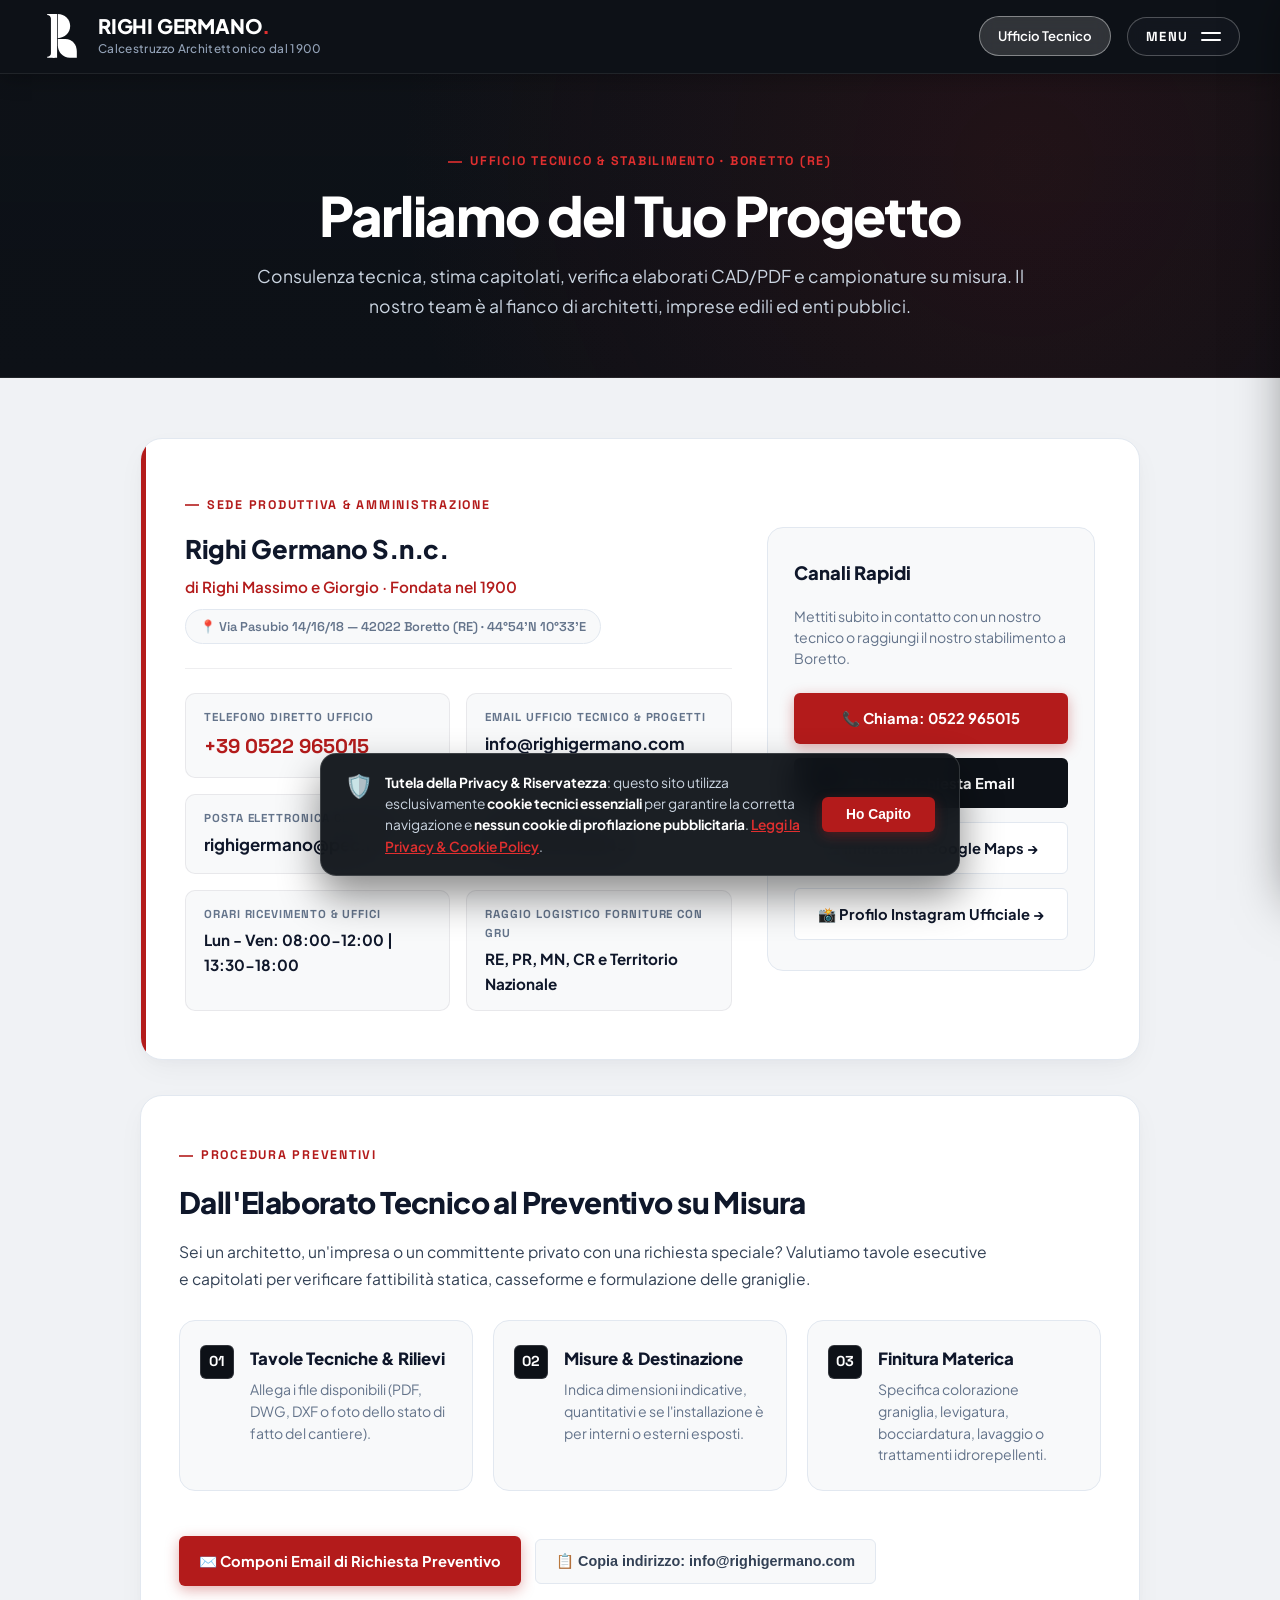
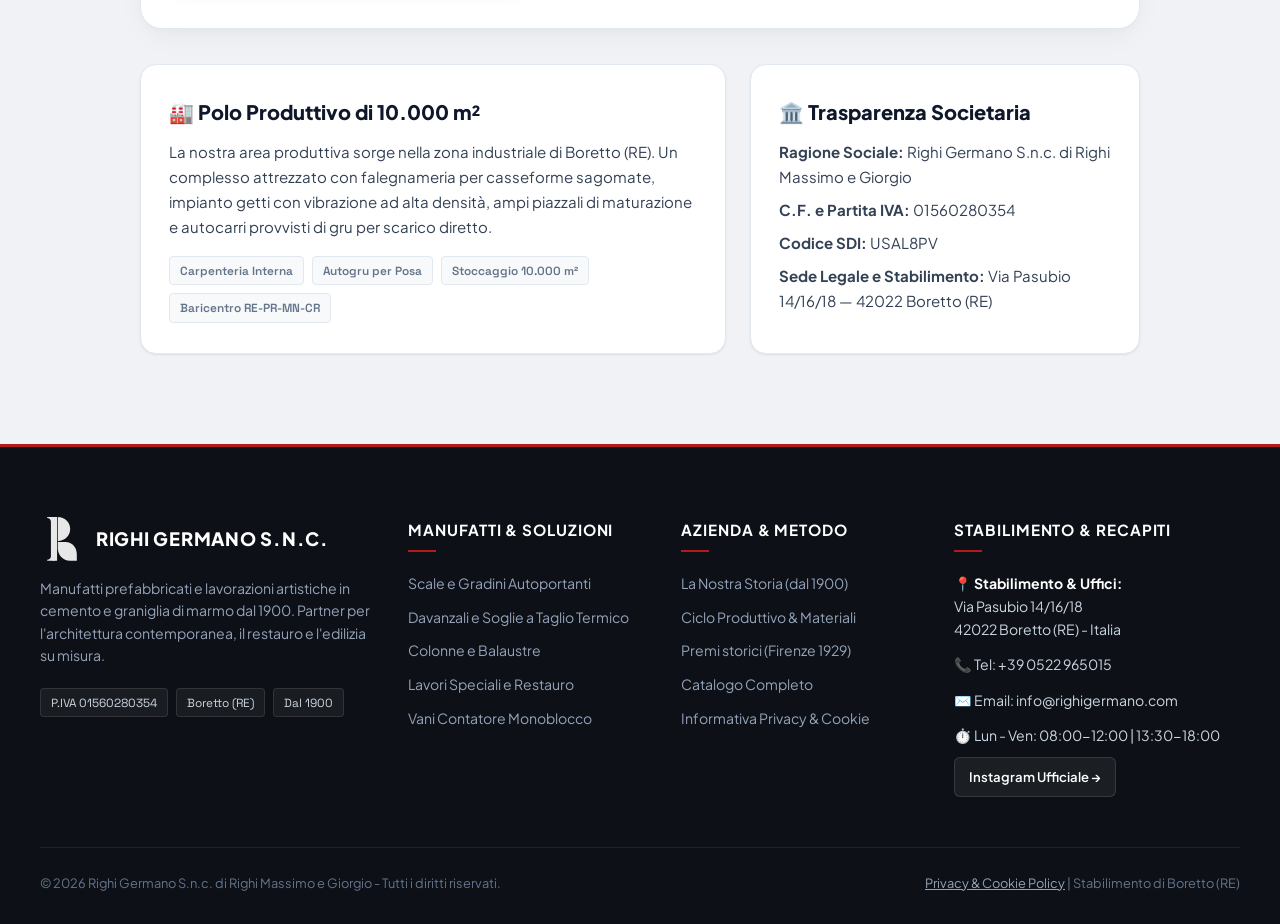
<file: contatti.html>
<!DOCTYPE html>
<html lang="it">
<head>
    <meta charset="UTF-8">
    <meta name="viewport" content="width=device-width, initial-scale=1.0">
    <title>Contatti & Ufficio Tecnico | Righi Germano S.n.c. - Boretto (RE)</title>
    <meta name="description" content="Contatta l'Ufficio Tecnico di Righi Germano S.n.c. a Boretto (RE). Informazioni tecniche, preventivi su disegno e fornitura manufatti in cemento e graniglia.">
    
    <!-- Tag Canonico & SEO -->
    <link rel="canonical" href="https://www.righigermano.com/contatti.html">

    <!-- Favicon & Manifest -->
    <link rel="icon" type="image/png" href="loghi/favicon-96x96.png" sizes="96x96">
    <link rel="icon" type="image/svg+xml" href="loghi/favicon.svg">
    <link rel="shortcut icon" href="loghi/favicon.ico">
    <link rel="apple-touch-icon" sizes="180x180" href="loghi/apple-touch-icon.png">
    <link rel="manifest" href="loghi/site.webmanifest">
    
    <!-- Preconnect Google Fonts -->
    <link rel="preconnect" href="https://fonts.googleapis.com">
    <link rel="preconnect" href="https://fonts.gstatic.com" crossorigin>

    <!-- Open Graph / Meta Social -->
    <meta property="og:site_name" content="Righi Germano S.n.c.">
    <meta property="og:type" content="website">
    <meta property="og:locale" content="it_IT">
    <meta property="og:url" content="https://www.righigermano.com/contatti.html">
    <meta property="og:title" content="Contatti & Ufficio Tecnico | Righi Germano S.n.c.">
    <meta property="og:description" content="Contatta Righi Germano S.n.c. a Boretto (RE) per preventivi su disegno, informazioni tecniche e consulenza su calcestruzzo architettonico.">
    <meta property="og:image" content="https://www.righigermano.com/img/ciclo-produttivo/finitura.jpg">

    <link rel="stylesheet" href="css/style.css">
</head>
<body>

    <!-- ====================================================================
         HEADER CORPORATE UNIFICATO
         ==================================================================== -->
    <header class="site-header">
        <div class="container header-flex">
            <a href="index.html" class="site-brand" aria-label="Righi Germano S.n.c., Home">
                <img src="loghi/Righi-02_cropped-_cropped_-_pdfresizer.com_.svg" alt="Righi Germano S.n.c." class="brand-mark">
                <div class="brand-copy">
                    <span class="brand-name">Righi Germano<span class="brand-dot">.</span></span>
                    <span class="brand-subtitle">Calcestruzzo Architettonico dal 1900</span>
                </div>
            </a>
            <div class="header-right-actions">
                <a href="contatti.html" class="header-pill-contact" style="background: rgba(255,255,255,0.15); border-color: rgba(255,255,255,0.4);">Ufficio Tecnico</a>
                <button type="button" class="drawer-trigger" id="drawer-trigger" aria-label="Apri Menu di Navigazione" aria-expanded="false" aria-controls="offcanvas-drawer">
                    <span class="drawer-trigger-text">MENU</span>
                    <span class="drawer-trigger-icon" aria-hidden="true">
                        <span class="line line-1"></span>
                        <span class="line line-2"></span>
                    </span>
                </button>
            </div>
        </div>
    </header>

    <!-- ====================================================================
         HERO DI TESTATA: UFFICIO TECNICO & SEDE
         ==================================================================== -->
    <header class="page-contact-hero">
        <div class="container contact-hero-content">
            <p class="section-kicker on-dark">UFFICIO TECNICO & STABILIMENTO · BORETTO (RE)</p>
            <h1>Parliamo del Tuo Progetto</h1>
            <p class="contact-hero-lead">Consulenza tecnica, stima capitolati, verifica elaborati CAD/PDF e campionature su misura. Il nostro team è al fianco di architetti, imprese edili ed enti pubblici.</p>
        </div>
    </header>

    <!-- ====================================================================
         CORPO CENTRALE CONTATTI (PALETTE MATERICA & PIETRA)
         ==================================================================== -->
    <main class="page-contact-main">
        <div class="container contact-container">

            <!-- 1. Scheda Contatti Diretti Principale (Bento Style Corporate) -->
            <section class="contact-main-panel">
                <div class="contact-info-block">
                    <span class="section-kicker">SEDE PRODUTTIVA & AMMINISTRAZIONE</span>
                    <h2>Righi Germano S.n.c.</h2>
                    <p class="company-sub">di Righi Massimo e Giorgio · Fondata nel 1900</p>
                    
                    <div class="contact-location-badge">
                        <span>📍 Via Pasubio 14/16/18 — 42022 Boretto (RE) · 44°54'N 10°33'E</span>
                    </div>

                    <div class="contact-meta-grid">
                        <div class="contact-meta-item">
                            <span class="meta-label">Telefono Diretto Ufficio</span>
                            <a href="tel:+390522965015" class="meta-val val-phone">+39 0522 965015</a>
                        </div>
                        <div class="contact-meta-item">
                            <span class="meta-label">Email Ufficio Tecnico & Progetti</span>
                            <a href="mailto:info@righigermano.com" class="meta-val">info@righigermano.com</a>
                        </div>
                        <div class="contact-meta-item">
                            <span class="meta-label">Posta Elettronica Certificata</span>
                            <a href="mailto:righigermano@pec.it" class="meta-val">righigermano@pec.it</a>
                        </div>
                        <div class="contact-meta-item">
                            <span class="meta-label">Fax Aziendale</span>
                            <strong class="meta-val">+39 0522 964845</strong>
                        </div>
                        <div class="contact-meta-item">
                            <span class="meta-label">Orari Ricevimento & Uffici</span>
                            <strong class="meta-val" style="font-size: 0.95rem;">Lun - Ven: 08:00-12:00 | 13:30-18:00</strong>
                        </div>
                        <div class="contact-meta-item">
                            <span class="meta-label">Raggio Logistico Forniture con Gru</span>
                            <strong class="meta-val" style="font-size: 0.95rem;">RE, PR, MN, CR e Territorio Nazionale</strong>
                        </div>
                    </div>
                </div>

                <!-- Colonna Azioni Rapide -->
                <div class="contact-actions-block">
                    <h3>Canali Rapidi</h3>
                    <p>Mettiti subito in contatto con un nostro tecnico o raggiungi il nostro stabilimento a Boretto.</p>
                    
                    <a href="tel:+390522965015" class="btn-contact-action btn-action-primary">
                        📞 Chiama: 0522 965015
                    </a>
                    <a href="mailto:info@righigermano.com" class="btn-contact-action btn-action-dark">
                        ✉️ Invia Richiesta Email
                    </a>
                    <a href="https://maps.app.goo.gl/W6F3cEfQGFLqUn2TA" target="_blank" rel="noopener noreferrer" class="btn-contact-action btn-action-outline">
                        🗺️ Indicazioni Google Maps &rarr;
                    </a>
                    <a href="https://www.instagram.com/righigermanosnc_cementisti/" target="_blank" rel="noopener noreferrer" class="btn-contact-action btn-action-outline">
                        📸 Profilo Instagram Ufficiale &rarr;
                    </a>
                </div>
            </section>

            <!-- 2. Guida Operativa: Invio Elaborati & Preventivi su Disegno -->
            <section class="contact-project-guide">
                <span class="section-kicker">PROCEDURA PREVENTIVI</span>
                <h3>Dall'Elaborato Tecnico al Preventivo su Misura</h3>
                <p class="guide-intro">
                    Sei un architetto, un'impresa o un committente privato con una richiesta speciale? Valutiamo tavole esecutive e capitolati per verificare fattibilità statica, casseforme e formulazione delle graniglie.
                </p>

                <div class="guide-steps-grid">
                    <div class="guide-step-item">
                        <span class="guide-step-num">01</span>
                        <div class="guide-step-text">
                            <strong>Tavole Tecniche & Rilievi</strong>
                            <span>Allega i file disponibili (PDF, DWG, DXF o foto dello stato di fatto del cantiere).</span>
                        </div>
                    </div>
                    <div class="guide-step-item">
                        <span class="guide-step-num">02</span>
                        <div class="guide-step-text">
                            <strong>Misure & Destinazione</strong>
                            <span>Indica dimensioni indicative, quantitativi e se l'installazione è per interni o esterni esposti.</span>
                        </div>
                    </div>
                    <div class="guide-step-item">
                        <span class="guide-step-num">03</span>
                        <div class="guide-step-text">
                            <strong>Finitura Materica</strong>
                            <span>Specifica colorazione graniglia, levigatura, bocciardatura, lavaggio o trattamenti idrorepellenti.</span>
                        </div>
                    </div>
                </div>

                <div class="guide-actions">
                    <a href="mailto:info@righigermano.com?subject=Richiesta%20preventivo%20su%20disegno%20-%20Righi%20Germano&amp;body=Buongiorno%20Righi%20Germano%20S.n.c.%2C%0A%0AVorrei%20sottoporre%20alla%20Vostra%20attenzione%20la%20richiesta%20per%20un%20manufatto%20su%20misura.%0A%0A-%20Tipologia%20manufatto%3A%20%0A-%20Dimensioni%20approssimative%3A%20%0A-%20Destinazione%20(interno%2Festerno)%3A%20%0A-%20Finitura%20desiderata%3A%20%0A-%20Localit%C3%A0%20cantiere%3A%20%0A%0AAllego%20alla%20presente%20i%20disegni%20tecnici%20%2F%20foto.%0A%0ACordiali%20saluti%2C%0A" class="btn-contact-action btn-action-primary">
                        ✉️ Componi Email di Richiesta Preventivo
                    </a>
                    <button type="button" id="copy-email-btn" class="btn-copy-email" onclick="copyEmailToClipboard()">
                        📋 Copia indirizzo: info@righigermano.com
                    </button>
                </div>
            </section>

            <!-- 3. Fascia Stabilimento Produttivo & Dati Societari -->
            <section class="contact-bottom-grid">
                <div class="contact-bottom-card">
                    <h3>🏭 Polo Produttivo di 10.000 m²</h3>
                    <p>La nostra area produttiva sorge nella zona industriale di Boretto (RE). Un complesso attrezzato con falegnameria per casseforme sagomate, impianto getti con vibrazione ad alta densità, ampi piazzali di maturazione e autocarri provvisti di gru per scarico diretto.</p>
                    <div class="facility-pill-strip">
                        <span class="facility-pill">Carpenteria Interna</span>
                        <span class="facility-pill">Autogru per Posa</span>
                        <span class="facility-pill">Stoccaggio 10.000 m²</span>
                        <span class="facility-pill">Baricentro RE-PR-MN-CR</span>
                    </div>
                </div>

                <div class="contact-bottom-card">
                    <h3>🏛️ Trasparenza Societaria</h3>
                    <p><strong>Ragione Sociale:</strong> Righi Germano S.n.c. di Righi Massimo e Giorgio</p>
                    <p><strong>C.F. e Partita IVA:</strong> 01560280354</p>
                    <p><strong>Codice SDI:</strong> USAL8PV</p>
                    <p><strong>Sede Legale e Stabilimento:</strong> Via Pasubio 14/16/18 — 42022 Boretto (RE)</p>
                </div>
            </section>

        </div>
    </main>

    <!-- Script Modulari del Sito -->
    <script src="js/menu.js"></script>
    <script src="js/footer.js"></script>

    <script>
        function copyEmailToClipboard() {
            const email = 'info@righigermano.com';
            const btn = document.getElementById('copy-email-btn');
            if (!btn) return;
            
            navigator.clipboard.writeText(email).then(function() {
                const originalText = btn.innerHTML;
                btn.innerHTML = '✅ Indirizzo copiato negli appunti!';
                btn.style.backgroundColor = '#dcfce7';
                btn.style.borderColor = '#86efac';
                btn.style.color = '#166534';
                setTimeout(function() {
                    btn.innerHTML = originalText;
                    btn.style.backgroundColor = '';
                    btn.style.borderColor = '';
                    btn.style.color = '';
                }, 3000);
            }).catch(function() {
                prompt('Copia manualmente l\'indirizzo email:', email);
            });
        }
    </script>
</body>
</html>
</file>
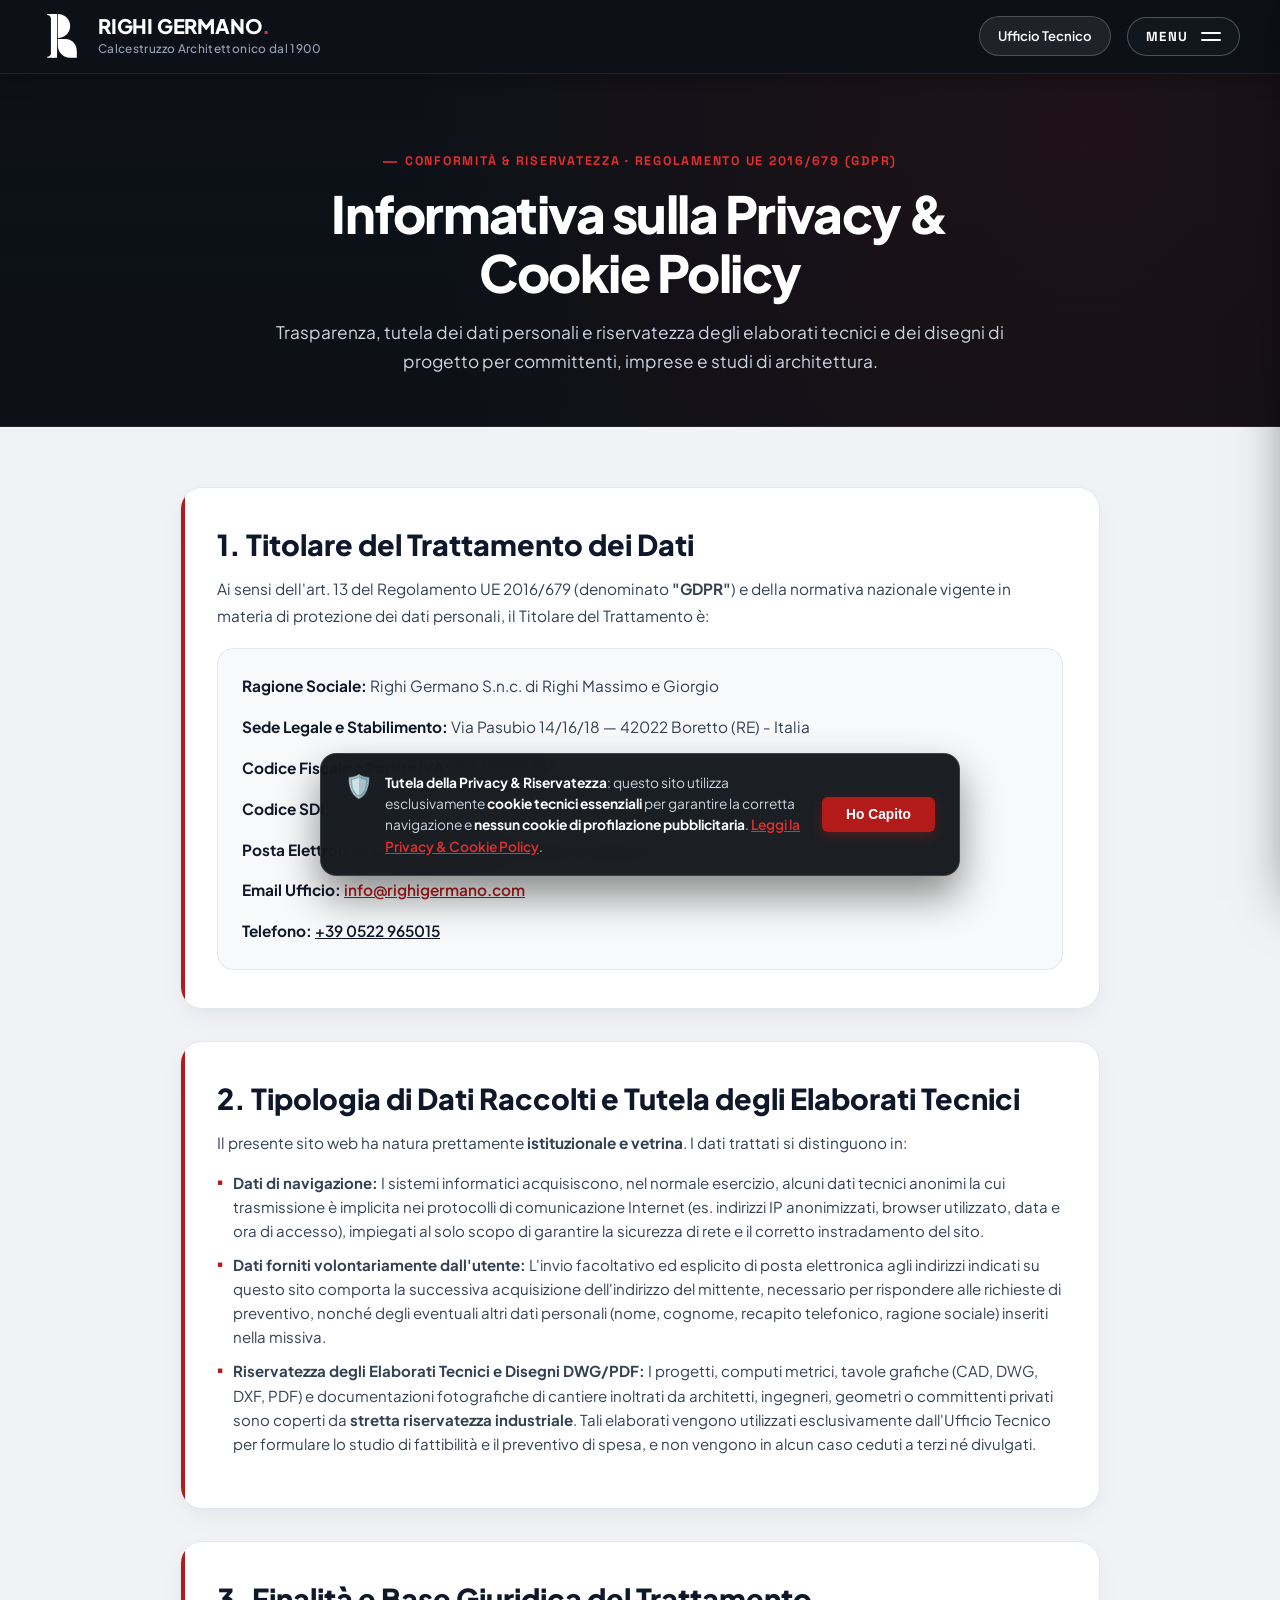
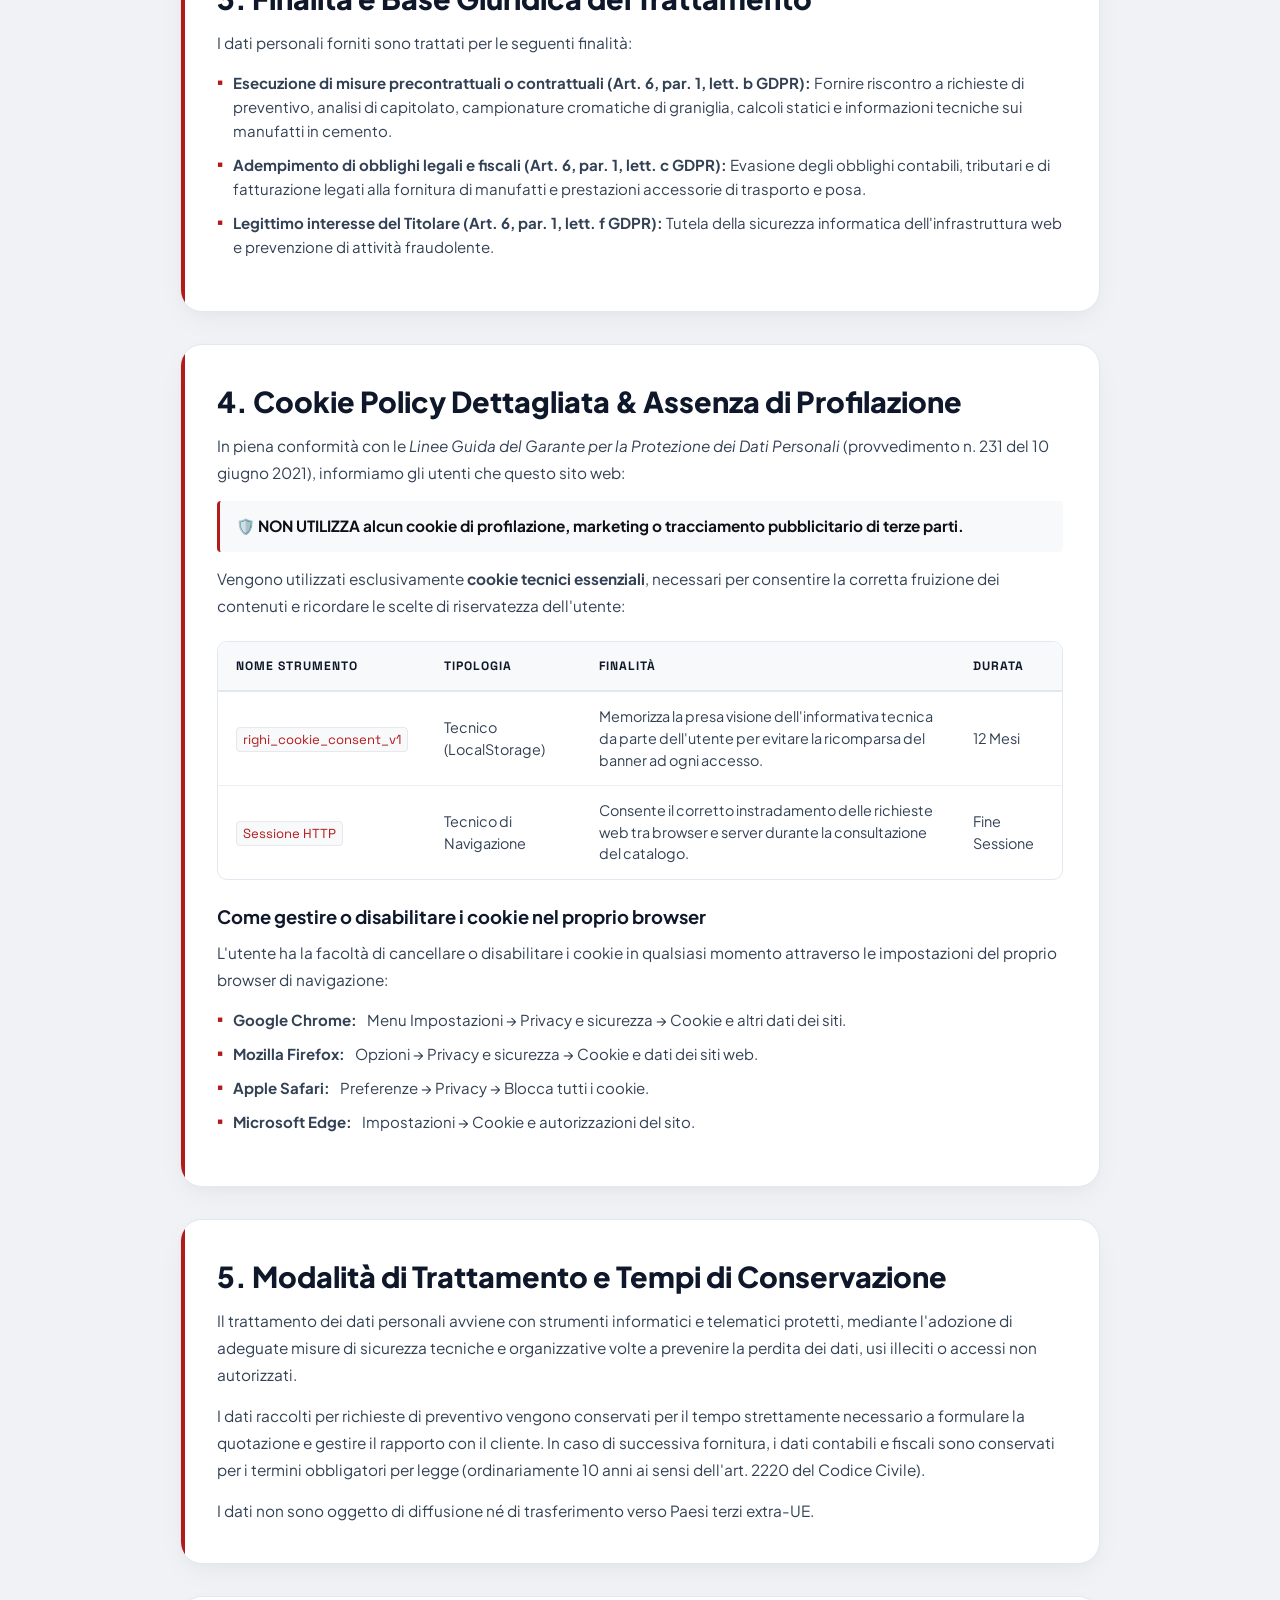
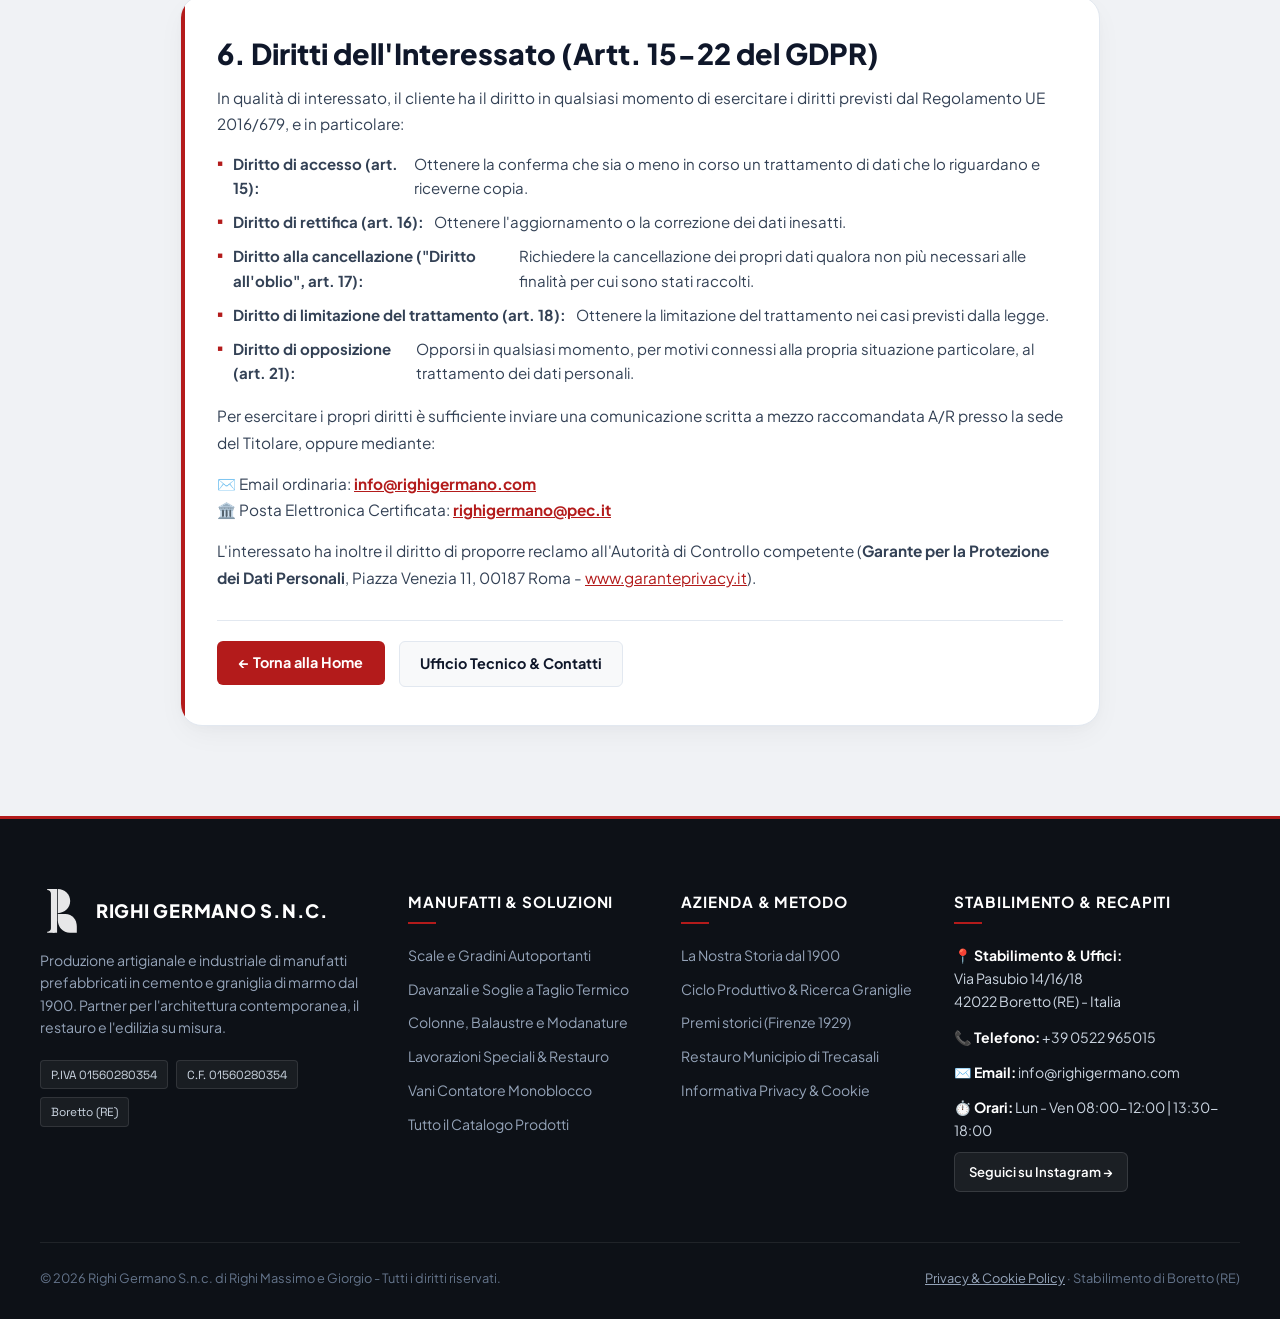
<file: privacy.html>
<!DOCTYPE html>
<html lang="it">
<head>
    <meta charset="UTF-8">
    <meta name="viewport" content="width=device-width, initial-scale=1.0">
    <title>Privacy & Cookie Policy | Righi Germano S.n.c. - Boretto (RE)</title>
    <meta name="description" content="Informativa sul trattamento dei dati personali e cookie policy di Righi Germano S.n.c. ai sensi del Regolamento UE 2016/679 (GDPR). Trasparenza e riservatezza.">
    
    <!-- Tag Canonico & SEO -->
    <link rel="canonical" href="https://www.righigermano.com/privacy.html">

    <!-- Favicon & Manifest -->
    <link rel="icon" type="image/png" href="loghi/favicon-96x96.png" sizes="96x96">
    <link rel="icon" type="image/svg+xml" href="loghi/favicon.svg">
    <link rel="shortcut icon" href="loghi/favicon.ico">
    <link rel="apple-touch-icon" sizes="180x180" href="loghi/apple-touch-icon.png">
    <link rel="manifest" href="loghi/site.webmanifest">
    
    <!-- Preconnect Google Fonts -->
    <link rel="preconnect" href="https://fonts.googleapis.com">
    <link rel="preconnect" href="https://fonts.gstatic.com" crossorigin>

    <!-- Open Graph / Meta Social -->
    <meta property="og:site_name" content="Righi Germano S.n.c.">
    <meta property="og:type" content="website">
    <meta property="og:locale" content="it_IT">
    <meta property="og:url" content="https://www.righigermano.com/privacy.html">
    <meta property="og:title" content="Informativa sulla Privacy & Cookie Policy | Righi Germano S.n.c.">
    <meta property="og:description" content="Trasparenza sul trattamento dati e cookie policy di Righi Germano S.n.c. a Boretto (RE) ai sensi del GDPR.">
    <meta property="og:image" content="https://www.righigermano.com/img/ciclo-produttivo/finitura.jpg">

    <link rel="stylesheet" href="css/style.css">
</head>
<body>

    <!-- ====================================================================
         HEADER CORPORATE UNIFICATO
         ==================================================================== -->
    <header class="site-header">
        <div class="container header-flex">
            <a href="index.html" class="site-brand" aria-label="Righi Germano S.n.c., Home">
                <img src="loghi/Righi-02_cropped-_cropped_-_pdfresizer.com_.svg" alt="Righi Germano S.n.c." class="brand-mark">
                <div class="brand-copy">
                    <span class="brand-name">Righi Germano<span class="brand-dot">.</span></span>
                    <span class="brand-subtitle">Calcestruzzo Architettonico dal 1900</span>
                </div>
            </a>
            <div class="header-right-actions">
                <a href="contatti.html" class="header-pill-contact">Ufficio Tecnico</a>
                <button type="button" class="drawer-trigger" id="drawer-trigger" aria-label="Apri Menu di Navigazione" aria-expanded="false" aria-controls="offcanvas-drawer">
                    <span class="drawer-trigger-text">MENU</span>
                    <span class="drawer-trigger-icon" aria-hidden="true">
                        <span class="line line-1"></span>
                        <span class="line line-2"></span>
                    </span>
                </button>
            </div>
        </div>
    </header>

    <!-- ====================================================================
         HERO DI TESTATA: INFORMATIVA PRIVACY & GDPR
         ==================================================================== -->
    <header class="page-privacy-hero">
        <div class="container privacy-hero-content">
            <p class="section-kicker on-dark">CONFORMITÀ & RISERVATEZZA · REGOLAMENTO UE 2016/679 (GDPR)</p>
            <h1>Informativa sulla Privacy & Cookie Policy</h1>
            <p class="privacy-hero-lead">Trasparenza, tutela dei dati personali e riservatezza degli elaborati tecnici e dei disegni di progetto per committenti, imprese e studi di architettura.</p>
        </div>
    </header>

    <!-- ====================================================================
         CORPO CENTRALE PRIVACY (PIETRA SERENA & SCHEDE STRUTTURATE)
         ==================================================================== -->
    <main class="page-privacy-main">
        <div class="container privacy-container">

            <!-- 1. Premessa e Titolare -->
            <article class="privacy-card">
                <h2>1. Titolare del Trattamento dei Dati</h2>
                <p>
                    Ai sensi dell'art. 13 del Regolamento UE 2016/679 (denominato <strong>"GDPR"</strong>) e della normativa nazionale vigente in materia di protezione dei dati personali, il Titolare del Trattamento è:
                </p>
                <div class="privacy-contact-box">
                    <p><strong>Ragione Sociale:</strong> Righi Germano S.n.c. di Righi Massimo e Giorgio</p>
                    <p><strong>Sede Legale e Stabilimento:</strong> Via Pasubio 14/16/18 — 42022 Boretto (RE) - Italia</p>
                    <p><strong>Codice Fiscale e Partita IVA:</strong> 01560280354</p>
                    <p><strong>Codice SDI:</strong> USAL8PV</p>
                    <p><strong>Posta Elettronica Certificata (PEC):</strong> <a href="mailto:righigermano@pec.it" style="color: var(--color-primary); font-weight: 600;">righigermano@pec.it</a></p>
                    <p><strong>Email Ufficio:</strong> <a href="mailto:info@righigermano.com" style="color: var(--color-primary); font-weight: 600;">info@righigermano.com</a></p>
                    <p><strong>Telefono:</strong> <a href="tel:+390522965015" style="color: var(--color-text-dark); font-weight: 600;">+39 0522 965015</a></p>
                </div>
            </article>

            <!-- 2. Tipologia Dati e Riservatezza Disegni Tecnici -->
            <article class="privacy-card">
                <h2>2. Tipologia di Dati Raccolti e Tutela degli Elaborati Tecnici</h2>
                <p>Il presente sito web ha natura prettamente <strong>istituzionale e vetrina</strong>. I dati trattati si distinguono in:</p>
                <ul>
                    <li>
                        <div>
                            <strong>Dati di navigazione:</strong> I sistemi informatici acquisiscono, nel normale esercizio, alcuni dati tecnici anonimi la cui trasmissione è implicita nei protocolli di comunicazione Internet (es. indirizzi IP anonimizzati, browser utilizzato, data e ora di accesso), impiegati al solo scopo di garantire la sicurezza di rete e il corretto instradamento del sito.
                        </div>
                    </li>
                    <li>
                        <div>
                            <strong>Dati forniti volontariamente dall'utente:</strong> L'invio facoltativo ed esplicito di posta elettronica agli indirizzi indicati su questo sito comporta la successiva acquisizione dell'indirizzo del mittente, necessario per rispondere alle richieste di preventivo, nonché degli eventuali altri dati personali (nome, cognome, recapito telefonico, ragione sociale) inseriti nella missiva.
                        </div>
                    </li>
                    <li>
                        <div>
                            <strong>Riservatezza degli Elaborati Tecnici e Disegni DWG/PDF:</strong> I progetti, computi metrici, tavole grafiche (CAD, DWG, DXF, PDF) e documentazioni fotografiche di cantiere inoltrati da architetti, ingegneri, geometri o committenti privati sono coperti da <strong>stretta riservatezza industriale</strong>. Tali elaborati vengono utilizzati esclusivamente dall'Ufficio Tecnico per formulare lo studio di fattibilità e il preventivo di spesa, e non vengono in alcun caso ceduti a terzi né divulgati.
                        </div>
                    </li>
                </ul>
            </article>

            <!-- 3. Base Giuridica e Finalità -->
            <article class="privacy-card">
                <h2>3. Finalità e Base Giuridica del Trattamento</h2>
                <p>I dati personali forniti sono trattati per le seguenti finalità:</p>
                <ul>
                    <li>
                        <div>
                            <strong>Esecuzione di misure precontrattuali o contrattuali (Art. 6, par. 1, lett. b GDPR):</strong> Fornire riscontro a richieste di preventivo, analisi di capitolato, campionature cromatiche di graniglia, calcoli statici e informazioni tecniche sui manufatti in cemento.
                        </div>
                    </li>
                    <li>
                        <div>
                            <strong>Adempimento di obblighi legali e fiscali (Art. 6, par. 1, lett. c GDPR):</strong> Evasione degli obblighi contabili, tributari e di fatturazione legati alla fornitura di manufatti e prestazioni accessorie di trasporto e posa.
                        </div>
                    </li>
                    <li>
                        <div>
                            <strong>Legittimo interesse del Titolare (Art. 6, par. 1, lett. f GDPR):</strong> Tutela della sicurezza informatica dell'infrastruttura web e prevenzione di attività fraudolente.
                        </div>
                    </li>
                </ul>
            </article>

            <!-- 4. Cookie Policy e Assenza di Profilazione -->
            <article class="privacy-card">
                <h2>4. Cookie Policy Dettagliata & Assenza di Profilazione</h2>
                <p>
                    In piena conformità con le <em>Linee Guida del Garante per la Protezione dei Dati Personali</em> (provvedimento n. 231 del 10 giugno 2021), informiamo gli utenti che questo sito web:
                </p>
                <p style="font-weight: 700; color: var(--color-darker); background: var(--color-light-bg); padding: 12px 16px; border-left: 3px solid var(--color-primary); border-radius: var(--radius-xs);">
                    🛡️ NON UTILIZZA alcun cookie di profilazione, marketing o tracciamento pubblicitario di terze parti.
                </p>
                <p>
                    Vengono utilizzati esclusivamente <strong>cookie tecnici essenziali</strong>, necessari per consentire la corretta fruizione dei contenuti e ricordare le scelte di riservatezza dell'utente:
                </p>

                <div class="cookie-table-container">
                    <table class="cookie-table">
                        <thead>
                            <tr>
                                <th>Nome Strumento</th>
                                <th>Tipologia</th>
                                <th>Finalità</th>
                                <th>Durata</th>
                            </tr>
                        </thead>
                        <tbody>
                            <tr>
                                <td><code>righi_cookie_consent_v1</code></td>
                                <td>Tecnico (LocalStorage)</td>
                                <td>Memorizza la presa visione dell'informativa tecnica da parte dell'utente per evitare la ricomparsa del banner ad ogni accesso.</td>
                                <td>12 Mesi</td>
                            </tr>
                            <tr>
                                <td><code>Sessione HTTP</code></td>
                                <td>Tecnico di Navigazione</td>
                                <td>Consente il corretto instradamento delle richieste web tra browser e server durante la consultazione del catalogo.</td>
                                <td>Fine Sessione</td>
                            </tr>
                        </tbody>
                    </table>
                </div>

                <h3>Come gestire o disabilitare i cookie nel proprio browser</h3>
                <p>
                    L'utente ha la facoltà di cancellare o disabilitare i cookie in qualsiasi momento attraverso le impostazioni del proprio browser di navigazione:
                </p>
                <ul>
                    <li><strong>Google Chrome:</strong> Menu Impostazioni &rarr; Privacy e sicurezza &rarr; Cookie e altri dati dei siti.</li>
                    <li><strong>Mozilla Firefox:</strong> Opzioni &rarr; Privacy e sicurezza &rarr; Cookie e dati dei siti web.</li>
                    <li><strong>Apple Safari:</strong> Preferenze &rarr; Privacy &rarr; Blocca tutti i cookie.</li>
                    <li><strong>Microsoft Edge:</strong> Impostazioni &rarr; Cookie e autorizzazioni del sito.</li>
                </ul>
            </article>

            <!-- 5. Tempi di Conservazione e Destinatari -->
            <article class="privacy-card">
                <h2>5. Modalità di Trattamento e Tempi di Conservazione</h2>
                <p>
                    Il trattamento dei dati personali avviene con strumenti informatici e telematici protetti, mediante l'adozione di adeguate misure di sicurezza tecniche e organizzative volte a prevenire la perdita dei dati, usi illeciti o accessi non autorizzati.
                </p>
                <p>
                    I dati raccolti per richieste di preventivo vengono conservati per il tempo strettamente necessario a formulare la quotazione e gestire il rapporto con il cliente. In caso di successiva fornitura, i dati contabili e fiscali sono conservati per i termini obbligatori per legge (ordinariamente 10 anni ai sensi dell'art. 2220 del Codice Civile).
                </p>
                <p>
                    I dati non sono oggetto di diffusione né di trasferimento verso Paesi terzi extra-UE.
                </p>
            </article>

            <!-- 6. Diritti dell'Interessato (Artt. 15-22 GDPR) -->
            <article class="privacy-card">
                <h2>6. Diritti dell'Interessato (Artt. 15-22 del GDPR)</h2>
                <p>In qualità di interessato, il cliente ha il diritto in qualsiasi momento di esercitare i diritti previsti dal Regolamento UE 2016/679, e in particolare:</p>
                <ul>
                    <li><strong>Diritto di accesso (art. 15):</strong> Ottenere la conferma che sia o meno in corso un trattamento di dati che lo riguardano e riceverne copia.</li>
                    <li><strong>Diritto di rettifica (art. 16):</strong> Ottenere l'aggiornamento o la correzione dei dati inesatti.</li>
                    <li><strong>Diritto alla cancellazione ("Diritto all'oblio", art. 17):</strong> Richiedere la cancellazione dei propri dati qualora non più necessari alle finalità per cui sono stati raccolti.</li>
                    <li><strong>Diritto di limitazione del trattamento (art. 18):</strong> Ottenere la limitazione del trattamento nei casi previsti dalla legge.</li>
                    <li><strong>Diritto di opposizione (art. 21):</strong> Opporsi in qualsiasi momento, per motivi connessi alla propria situazione particolare, al trattamento dei dati personali.</li>
                </ul>

                <p style="margin-top: 18px;">
                    Per esercitare i propri diritti è sufficiente inviare una comunicazione scritta a mezzo raccomandata A/R presso la sede del Titolare, oppure mediante:
                </p>
                <p>
                    ✉️ Email ordinaria: <a href="mailto:info@righigermano.com" style="color: var(--color-primary); font-weight: 700;">info@righigermano.com</a><br>
                    🏛️ Posta Elettronica Certificata: <a href="mailto:righigermano@pec.it" style="color: var(--color-primary); font-weight: 700;">righigermano@pec.it</a>
                </p>
                <p style="margin-top: 14px;">
                    L'interessato ha inoltre il diritto di proporre reclamo all'Autorità di Controllo competente (<strong>Garante per la Protezione dei Dati Personali</strong>, Piazza Venezia 11, 00187 Roma - <a href="https://www.garanteprivacy.it" target="_blank" rel="noopener noreferrer" style="color: var(--color-primary); text-decoration: underline;">www.garanteprivacy.it</a>).
                </p>

                <div style="margin-top: 28px; padding-top: 20px; border-top: 1px solid var(--color-border); display: flex; gap: 14px; flex-wrap: wrap;">
                    <a href="index.html" class="btn btn-red" style="margin: 0; padding: 10px 22px;">&larr; Torna alla Home</a>
                    <a href="contatti.html" class="btn" style="margin: 0; padding: 10px 20px; background: var(--color-light-bg); border: 1px solid var(--color-border); color: var(--color-text-dark);">Ufficio Tecnico & Contatti</a>
                </div>
            </article>

        </div>
    </main>

    <!-- ====================================================================
         FOOTER CORPORATE A 4 COLONNE
         ==================================================================== -->
    <footer class="site-footer">
        <div class="container">
            <div class="footer-grid">
                
                <!-- Colonna 1: Brand & Dati Societari -->
                <div class="footer-col footer-col-brand">
                    <a href="index.html" class="footer-brand" aria-label="Righi Germano S.n.c., Home">
                        <img src="loghi/Righi-02_cropped-_cropped_-_pdfresizer.com_.svg" alt="Righi Germano S.n.c." class="footer-logo">
                        <span class="footer-brand-title">Righi Germano S.n.c.</span>
                    </a>
                    <p class="footer-desc">
                        Produzione artigianale e industriale di manufatti prefabbricati in cemento e graniglia di marmo dal 1900. Partner per l'architettura contemporanea, il restauro e l'edilizia su misura.
                    </p>
                    <div class="footer-legal-pills">
                        <span class="footer-pill">P.IVA 01560280354</span>
                        <span class="footer-pill">C.F. 01560280354</span>
                        <span class="footer-pill">Boretto (RE)</span>
                    </div>
                </div>

                <!-- Colonna 2: Linee di Manufatti -->
                <div class="footer-col">
                    <h4>Manufatti & Soluzioni</h4>
                    <ul class="footer-links">
                        <li><a href="prodotti/scale.html">Scale e Gradini Autoportanti</a></li>
                        <li><a href="prodotti/davanzali.html">Davanzali e Soglie a Taglio Termico</a></li>
                        <li><a href="prodotti/colonne-balaustre.html">Colonne, Balaustre e Modanature</a></li>
                        <li><a href="prodotti/speciali.html">Lavorazioni Speciali & Restauro</a></li>
                        <li><a href="prodotti/contatori.html">Vani Contatore Monoblocco</a></li>
                        <li><a href="prodotti/catalogo.html">Tutto il Catalogo Prodotti</a></li>
                    </ul>
                </div>

                <!-- Colonna 3: Azienda & Metodo -->
                <div class="footer-col">
                    <h4>Azienda & Metodo</h4>
                    <ul class="footer-links">
                        <li><a href="storia.html">La Nostra Storia dal 1900</a></li>
                        <li><a href="ciclo-produttivo.html">Ciclo Produttivo & Ricerca Graniglie</a></li>
                        <li><a href="storia.html#onoreficenze">Premi storici (Firenze 1929)</a></li>
                        <li><a href="prodotti/speciali.html#municipio-trecasali">Restauro Municipio di Trecasali</a></li>
                        <li><a href="privacy.html">Informativa Privacy & Cookie</a></li>
                    </ul>
                </div>

                <!-- Colonna 4: Stabilimento & Contatti -->
                <div class="footer-col">
                    <h4>Stabilimento & Recapiti</h4>
                    <ul class="footer-contact-list">
                        <li class="footer-contact-item">
                            <span>📍 <strong>Stabilimento & Uffici:</strong><br>Via Pasubio 14/16/18<br>42022 Boretto (RE) - Italia</span>
                        </li>
                        <li class="footer-contact-item">
                            <span>📞 <strong>Telefono:</strong> <a href="tel:+390522965015">+39 0522 965015</a></span>
                        </li>
                        <li class="footer-contact-item">
                            <span>✉️ <strong>Email:</strong> <a href="mailto:info@righigermano.com">info@righigermano.com</a></span>
                        </li>
                        <li class="footer-contact-item">
                            <span>⏱️ <strong>Orari:</strong> Lun - Ven 08:00-12:00 | 13:30-18:00</span>
                        </li>
                    </ul>
                    <a href="https://www.instagram.com/righigermanosnc_cementisti/" target="_blank" rel="noopener noreferrer" class="footer-social-link">
                        Seguici su Instagram &rarr;
                    </a>
                </div>

            </div>

            <div class="footer-bottom-bar">
                <p>&copy; 2026 Righi Germano S.n.c. di Righi Massimo e Giorgio - Tutti i diritti riservati.</p>
                <p><a href="privacy.html">Privacy & Cookie Policy</a> · Stabilimento di Boretto (RE)</p>
            </div>
        </div>
    </footer>

    <!-- Script Modulari del Sito -->
    <script src="js/menu.js"></script>
    <script src="js/footer.js"></script>

</body>
</html>
</file>
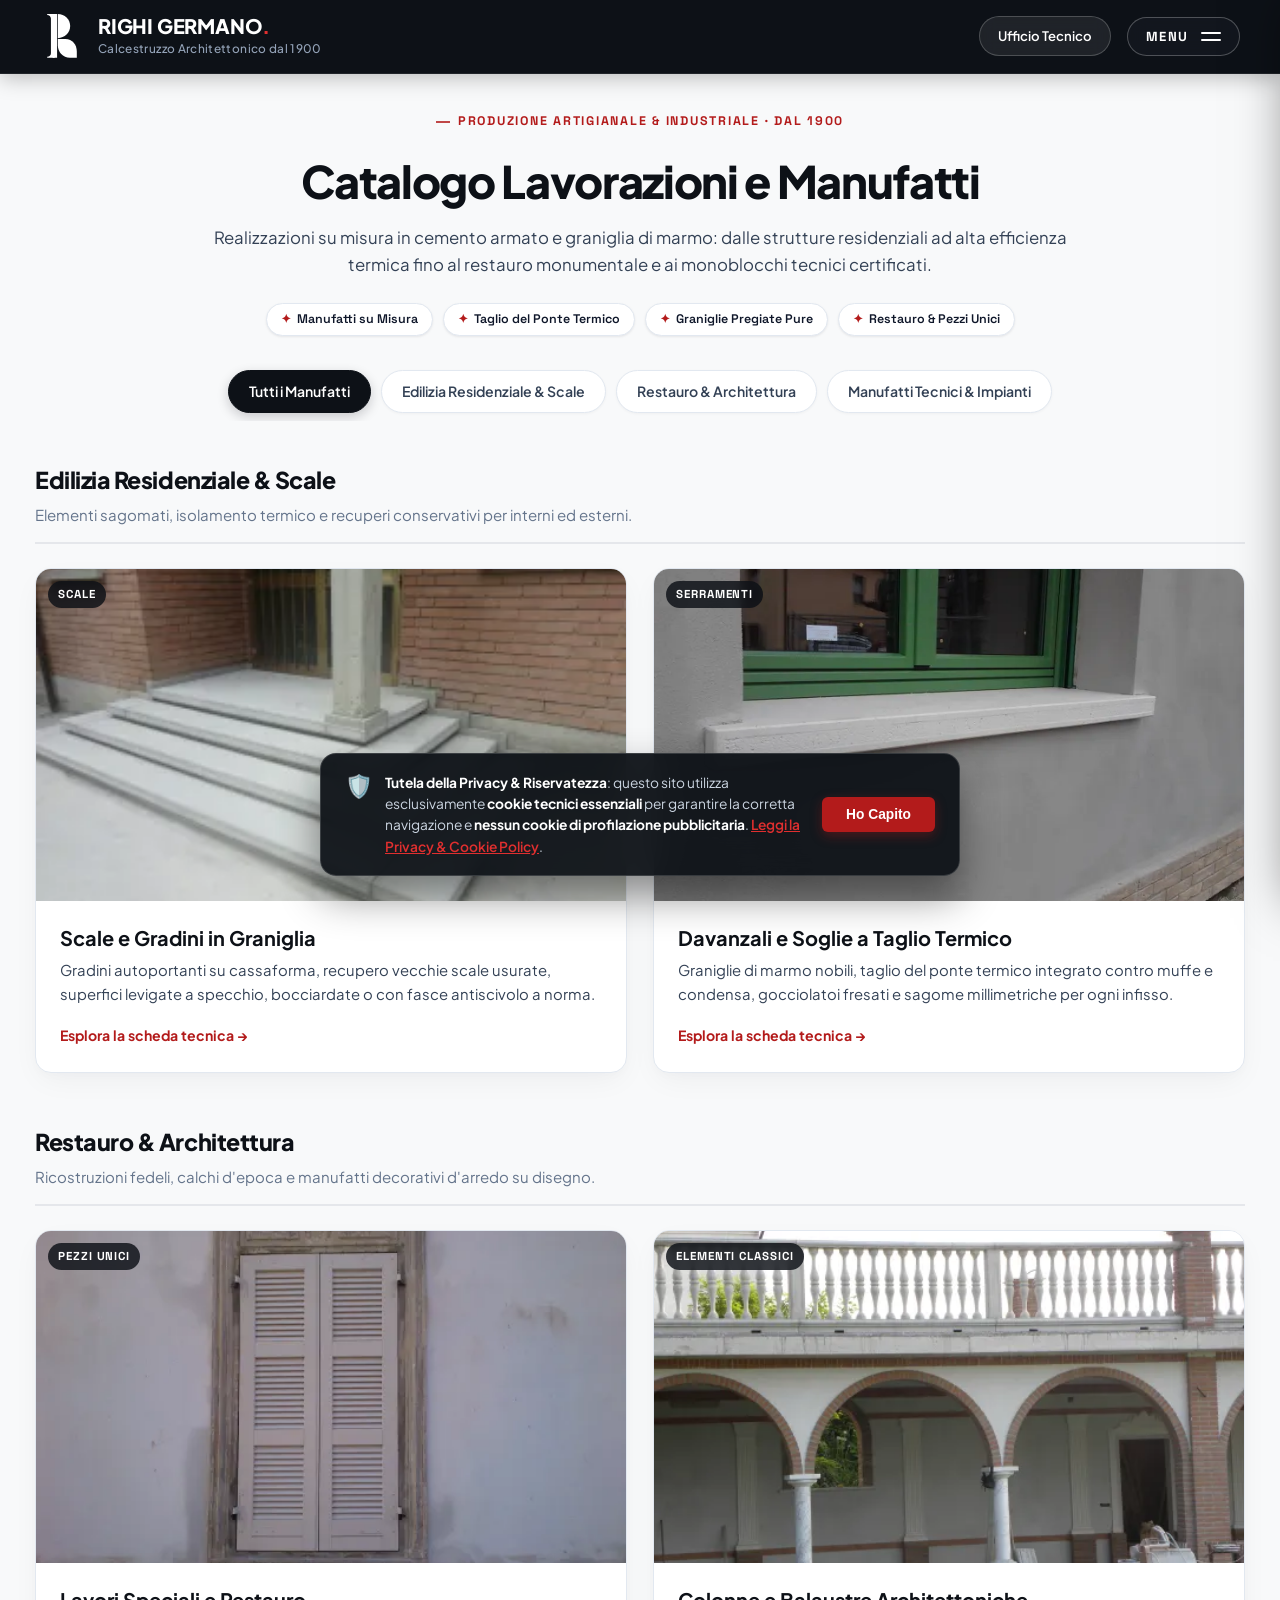
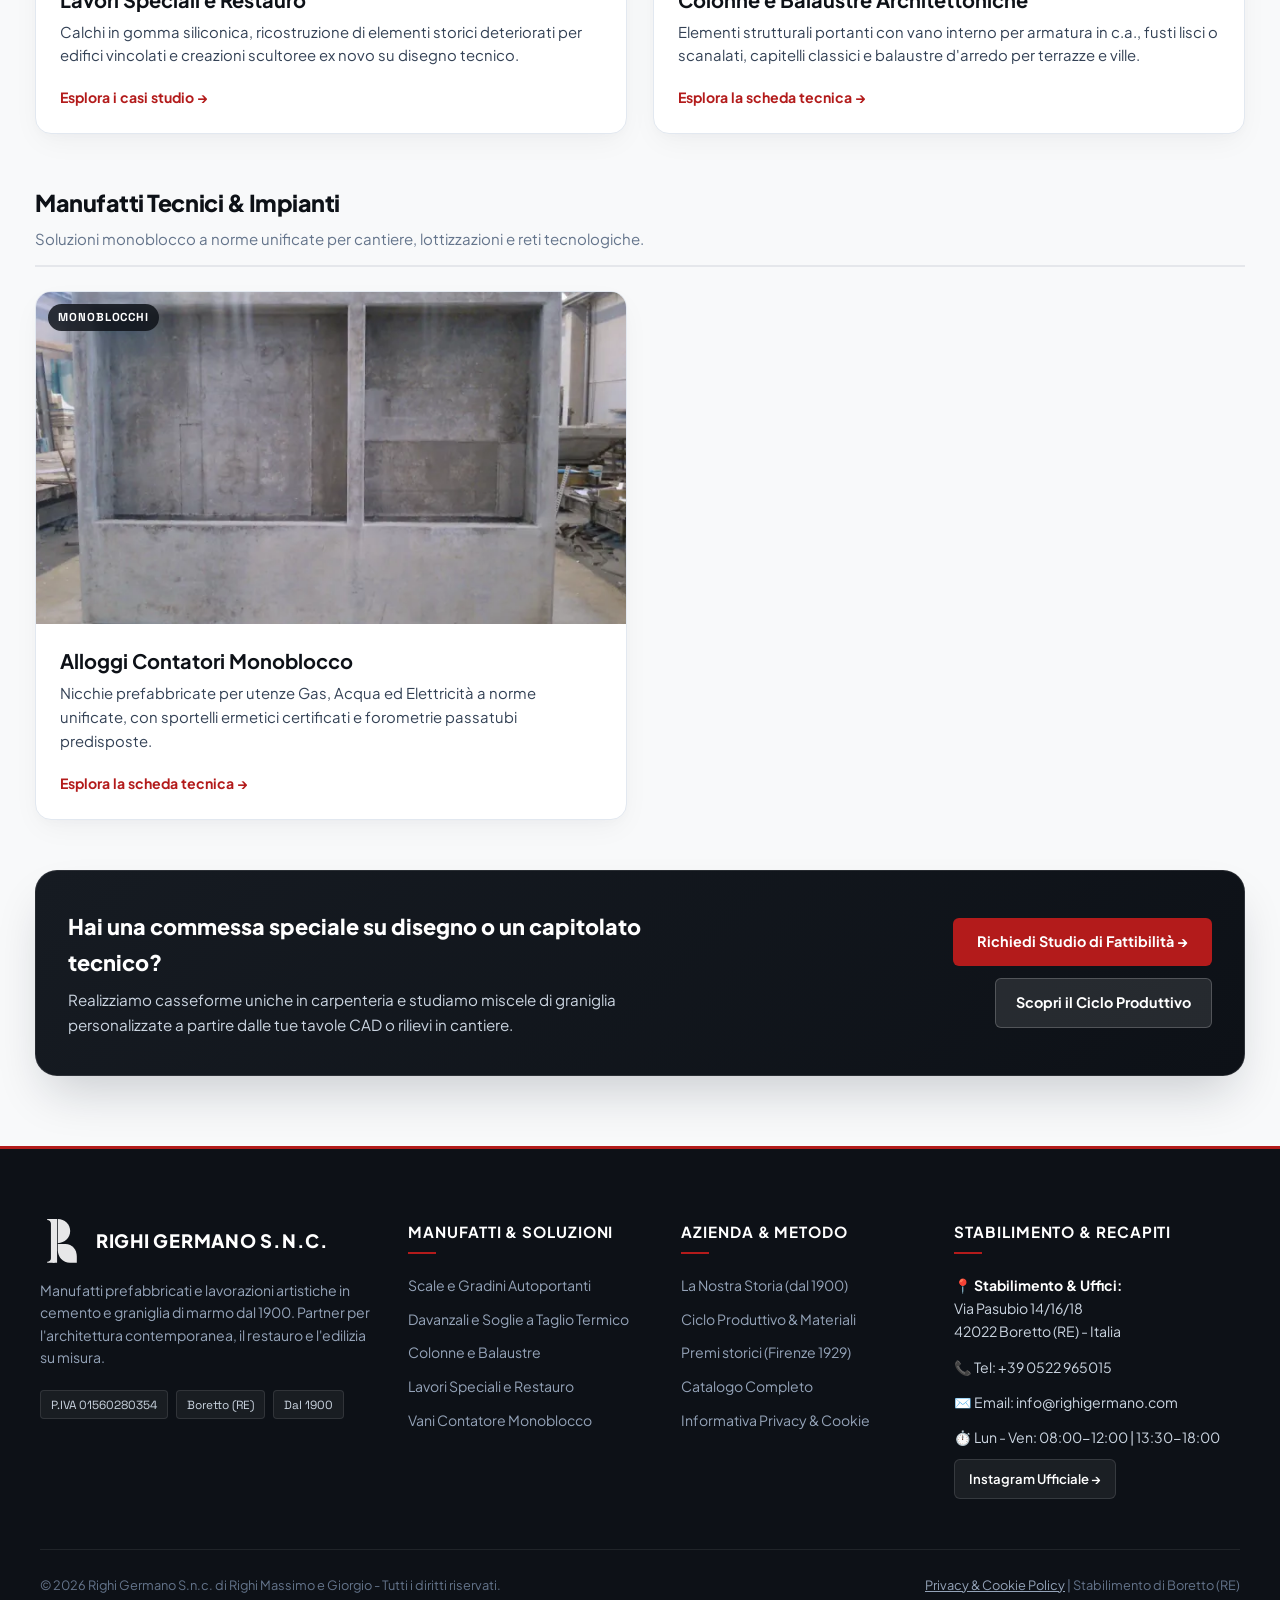
<file: prodotti/catalogo.html>
<!DOCTYPE html>
<html lang="it">
<head>
    <meta charset="UTF-8">
    <meta name="viewport" content="width=device-width, initial-scale=1.0">
    <title>Catalogo Lavorazioni e Manufatti in Cemento | Righi Germano S.n.c. - Boretto (RE)</title>
    <meta name="description" content="Scopri il catalogo manufatti Righi Germano a Boretto (RE): scale su misura, davanzali a taglio termico, colonne, balaustre, contatori monoblocco e pezzi speciali.">
    
    <!-- Tag Canonico & SEO -->
    <link rel="canonical" href="https://www.righigermano.com/prodotti/catalogo.html">

    <!-- Favicon -->
    <link rel="icon" type="image/png" href="../loghi/favicon-96x96.png" sizes="96x96">
    <link rel="icon" type="image/svg+xml" href="../loghi/favicon.svg">
    <link rel="shortcut icon" href="../loghi/favicon.ico">
    <link rel="apple-touch-icon" sizes="180x180" href="../loghi/apple-touch-icon.png">
    <link rel="manifest" href="../loghi/site.webmanifest">
    
    <!-- Preconnect Google Fonts -->
    <link rel="preconnect" href="https://fonts.googleapis.com">
    <link rel="preconnect" href="https://fonts.gstatic.com" crossorigin>

    <!-- Open Graph / Meta Social -->
    <meta property="og:site_name" content="Righi Germano S.n.c.">
    <meta property="og:type" content="website">
    <meta property="og:locale" content="it_IT">
    <meta property="og:url" content="https://www.righigermano.com/prodotti/catalogo.html">
    <meta property="og:title" content="Catalogo Lavorazioni e Manufatti in Cemento | Righi Germano S.n.c.">
    <meta property="og:description" content="Manufatti su misura in calcestruzzo architettonico e graniglia di marmo dal 1900 a Boretto (RE).">
    <meta property="og:image" content="https://www.righigermano.com/img/catalogo/scale/gradini-dopo.webp">

    <link rel="stylesheet" href="../css/style.css">
</head>
<body>

    <!-- ====================================================================
         HEADER CORPORATE UNIFICATO
         ==================================================================== -->
    <header class="site-header">
        <div class="container header-flex">
            <a href="../index.html" class="site-brand" aria-label="Righi Germano S.n.c., Home">
                <img src="../loghi/Righi-02_cropped-_cropped_-_pdfresizer.com_.svg" alt="Righi Germano S.n.c." class="brand-mark">
                <div class="brand-copy">
                    <span class="brand-name">Righi Germano<span class="brand-dot">.</span></span>
                    <span class="brand-subtitle">Calcestruzzo Architettonico dal 1900</span>
                </div>
            </a>
            <div class="header-right-actions">
                <a href="../contatti.html" class="header-pill-contact">Ufficio Tecnico</a>
                <button type="button" class="drawer-trigger" id="drawer-trigger" aria-label="Apri Menu di Navigazione" aria-expanded="false" aria-controls="offcanvas-drawer">
                    <span class="drawer-trigger-text">MENU</span>
                    <span class="drawer-trigger-icon" aria-hidden="true">
                        <span class="line line-1"></span>
                        <span class="line line-2"></span>
                    </span>
                </button>
            </div>
        </div>
    </header>

    <!-- ====================================================================
         CONTENUTO PRINCIPALE CATALOGO
         ==================================================================== -->
    <main class="container page-catalog">
        <header class="catalog-header">
            <p class="section-kicker">PRODUZIONE ARTIGIANALE & INDUSTRIALE · DAL 1900</p>
            <h1>Catalogo Lavorazioni e Manufatti</h1>
            <p class="catalog-lead">
                Realizzazioni su misura in cemento armato e graniglia di marmo: dalle strutture residenziali ad alta efficienza termica fino al restauro monumentale e ai monoblocchi tecnici certificati.
            </p>

            <div class="catalog-metrics-pills">
                <span class="catalog-metric-pill"><span class="dot">✦</span> Manufatti su Misura</span>
                <span class="catalog-metric-pill"><span class="dot">✦</span> Taglio del Ponte Termico</span>
                <span class="catalog-metric-pill"><span class="dot">✦</span> Graniglie Pregiate Pure</span>
                <span class="catalog-metric-pill"><span class="dot">✦</span> Restauro & Pezzi Unici</span>
            </div>
            
            <!-- Barra filtri rapidi orizzontale -->
            <nav class="catalog-filters" aria-label="Categorie catalogo">
                <a href="#tutti" class="filter-chip active" data-filter="all">Tutti i Manufatti</a>
                <a href="#residenziale" class="filter-chip" data-filter="residenziale">Edilizia Residenziale & Scale</a>
                <a href="#architettura" class="filter-chip" data-filter="architettura">Restauro & Architettura</a>
                <a href="#tecnici" class="filter-chip" data-filter="tecnici">Manufatti Tecnici & Impianti</a>
            </nav>
        </header>

        <!-- Gruppo 1: Residenziale & Scale -->
        <section id="residenziale" class="catalog-category-group" data-category="residenziale">
            <div class="category-heading">
                <h2>Edilizia Residenziale & Scale</h2>
                <p>Elementi sagomati, isolamento termico e recuperi conservativi per interni ed esterni.</p>
            </div>
            <div class="catalog-compact-grid">
                <a href="scale.html" class="catalog-compact-card">
                    <div class="card-img-wrap">
                        <img src="../img/catalogo/scale/gradini-dopo.webp" alt="Scale e gradini su misura in graniglia" loading="lazy">
                        <span class="card-category-tag">Scale</span>
                    </div>
                    <div class="card-body">
                        <h3>Scale e Gradini in Graniglia</h3>
                        <p>Gradini autoportanti su cassaforma, recupero vecchie scale usurate, superfici levigate a specchio, bocciardate o con fasce antiscivolo a norma.</p>
                        <span class="card-link-label">Esplora la scheda tecnica &rarr;</span>
                    </div>
                </a>

                <a href="davanzali.html" class="catalog-compact-card">
                    <div class="card-img-wrap">
                        <img src="../img/catalogo/davanzali/davanzale-graniglia-bianca.webp" alt="Davanzali in graniglia con taglio termico" loading="lazy">
                        <span class="card-category-tag">Serramenti</span>
                    </div>
                    <div class="card-body">
                        <h3>Davanzali e Soglie a Taglio Termico</h3>
                        <p>Graniglie di marmo nobili, taglio del ponte termico integrato contro muffe e condensa, gocciolatoi fresati e sagome millimetriche per ogni infisso.</p>
                        <span class="card-link-label">Esplora la scheda tecnica &rarr;</span>
                    </div>
                </a>
            </div>
        </section>

        <!-- Gruppo 2: Restauro & Architettura -->
        <section id="architettura" class="catalog-category-group" data-category="architettura">
            <div class="category-heading">
                <h2>Restauro & Architettura</h2>
                <p>Ricostruzioni fedeli, calchi d'epoca e manufatti decorativi d'arredo su disegno.</p>
            </div>
            <div class="catalog-compact-grid">
                <a href="speciali.html" class="catalog-compact-card">
                    <div class="card-img-wrap">
                        <img src="../img/catalogo/speciali/municipio-trecasali/dopo1.webp" alt="Lavori speciali e restauro conservativo su disegno" loading="lazy">
                        <span class="card-category-tag">Pezzi Unici</span>
                    </div>
                    <div class="card-body">
                        <h3>Lavori Speciali e Restauro</h3>
                        <p>Calchi in gomma siliconica, ricostruzione di elementi storici deteriorati per edifici vincolati e creazioni scultoree ex novo su disegno tecnico.</p>
                        <span class="card-link-label">Esplora i casi studio &rarr;</span>
                    </div>
                </a>

                <a href="colonne-balaustre.html" class="catalog-compact-card">
                    <div class="card-img-wrap">
                        <img src="../img/catalogo/colonne-balaustre/colonne-balaustre.webp" alt="Colonne e balaustre architettoniche" loading="lazy">
                        <span class="card-category-tag">Elementi Classici</span>
                    </div>
                    <div class="card-body">
                        <h3>Colonne e Balaustre Architettoniche</h3>
                        <p>Elementi strutturali portanti con vano interno per armatura in c.a., fusti lisci o scanalati, capitelli classici e balaustre d'arredo per terrazze e ville.</p>
                        <span class="card-link-label">Esplora la scheda tecnica &rarr;</span>
                    </div>
                </a>
            </div>
        </section>

        <!-- Gruppo 3: Manufatti Tecnici -->
        <section id="tecnici" class="catalog-category-group" data-category="tecnici">
            <div class="category-heading">
                <h2>Manufatti Tecnici & Impianti</h2>
                <p>Soluzioni monoblocco a norme unificate per cantiere, lottizzazioni e reti tecnologiche.</p>
            </div>
            <div class="catalog-compact-grid">
                <a href="contatori.html" class="catalog-compact-card">
                    <div class="card-img-wrap">
                        <img src="../img/catalogo/contatori/nicchia-contatori-gas.webp" alt="Alloggi monoblocco per contatori gas e acqua" loading="lazy">
                        <span class="card-category-tag">Monoblocchi</span>
                    </div>
                    <div class="card-body">
                        <h3>Alloggi Contatori Monoblocco</h3>
                        <p>Nicchie prefabbricate per utenze Gas, Acqua ed Elettricità a norme unificate, con sportelli ermetici certificati e forometrie passatubi predisposte.</p>
                        <span class="card-link-label">Esplora la scheda tecnica &rarr;</span>
                    </div>
                </a>
            </div>
        </section>

        <!-- CTA Finale Corporate -->
        <div class="catalog-custom-strip">
            <div>
                <h3>Hai una commessa speciale su disegno o un capitolato tecnico?</h3>
                <p>Realizziamo casseforme uniche in carpenteria e studiamo miscele di graniglia personalizzate a partire dalle tue tavole CAD o rilievi in cantiere.</p>
            </div>
            <div class="catalog-strip-actions">
                <a href="../contatti.html" class="btn btn-red" style="margin: 0; padding: 12px 24px;">Richiedi Studio di Fattibilità &rarr;</a>
                <a href="../ciclo-produttivo.html" class="btn" style="margin: 0; padding: 12px 20px; background: rgba(255,255,255,0.1); color: #ffffff; border: 1px solid rgba(255,255,255,0.2);">Scopri il Ciclo Produttivo</a>
            </div>
        </div>
    </main>

    <!-- Script Modulari del Sito (sidebar.js rimosso) -->
    <script src="../js/menu.js"></script>
    <script src="../js/footer.js"></script>

    <!-- Gestione dinamica dello stato attivo dei filtri -->
    <script>
        document.addEventListener("DOMContentLoaded", function() {
            const filterChips = document.querySelectorAll('.catalog-filters .filter-chip');
            const groups = document.querySelectorAll('.catalog-category-group');

            filterChips.forEach(chip => {
                chip.addEventListener('click', function(e) {
                    const filter = this.getAttribute('data-filter');
                    
                    filterChips.forEach(c => c.classList.remove('active'));
                    this.classList.add('active');

                    if (filter === 'all') {
                        groups.forEach(g => g.style.display = 'block');
                    } else {
                        groups.forEach(g => {
                            if (g.getAttribute('data-category') === filter) {
                                g.style.display = 'block';
                            } else {
                                g.style.display = 'none';
                            }
                        });
                    }
                });
            });
        });
    </script>
</body>
</html>
</file>
<file: css/style.css>
/* ==========================================================================
   RIGHI GERMANO S.N.C. - MASTER STYLESHEET
   Architettura Modulare Pulita
   ========================================================================== */

/* 1. Design Tokens, Variabili & Colori */
@import "variables.css";

/* 2. Reset globale, Container & Tipografia base */
@import "base.css";

/* 3. Header, Logo aziendale & Navigazione Responsive */
@import "header-nav.css";

/* 4. Componenti riutilizzabili (Pulsanti, Sidebar, Gallerie, Lightbox) */
@import "components.css";

/* 5. Footer & Banner Consenso Cookie */
@import "footer.css";

/* 6. Moduli Specifici per Sezione / Pagina */
@import "home.css";
@import "catalog.css";
@import "product-detail.css";
@import "contatti.css";
@import "storia.css";
@import "ciclo-produttivo.css";
</file>
